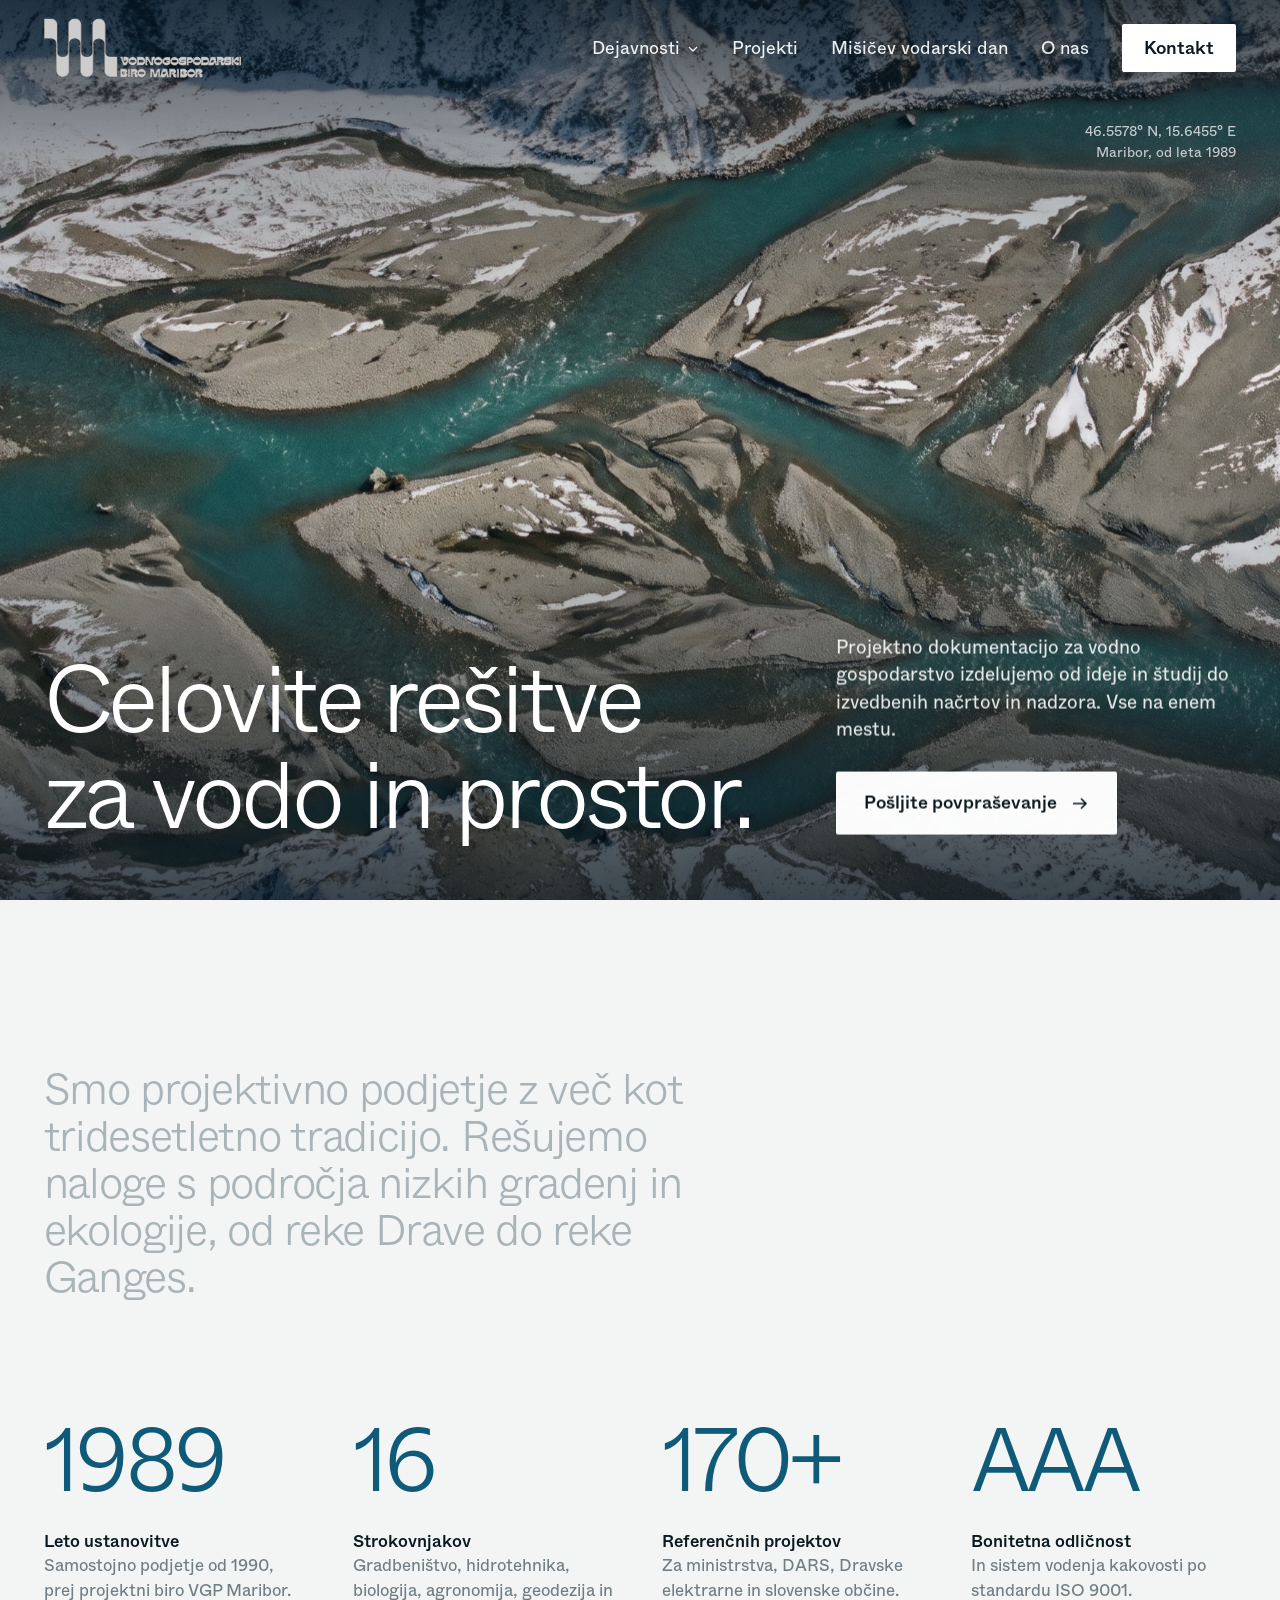
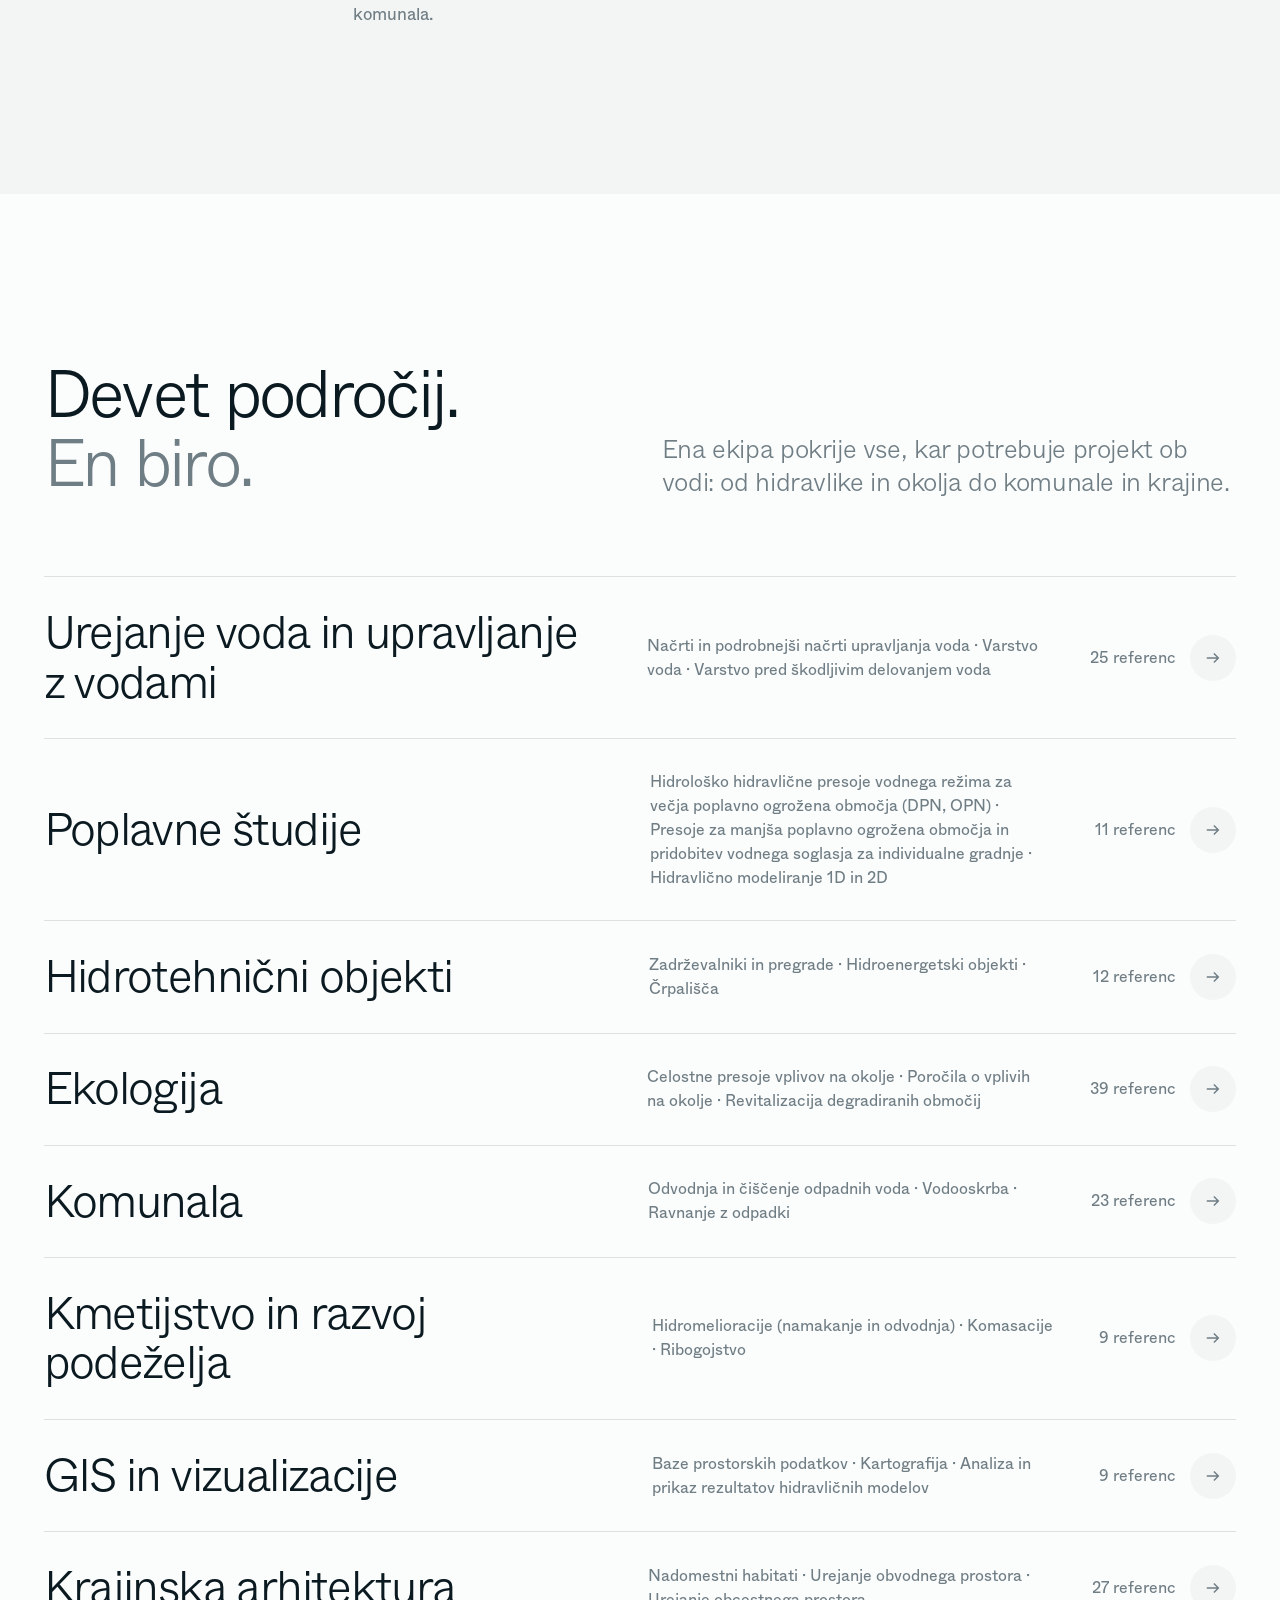
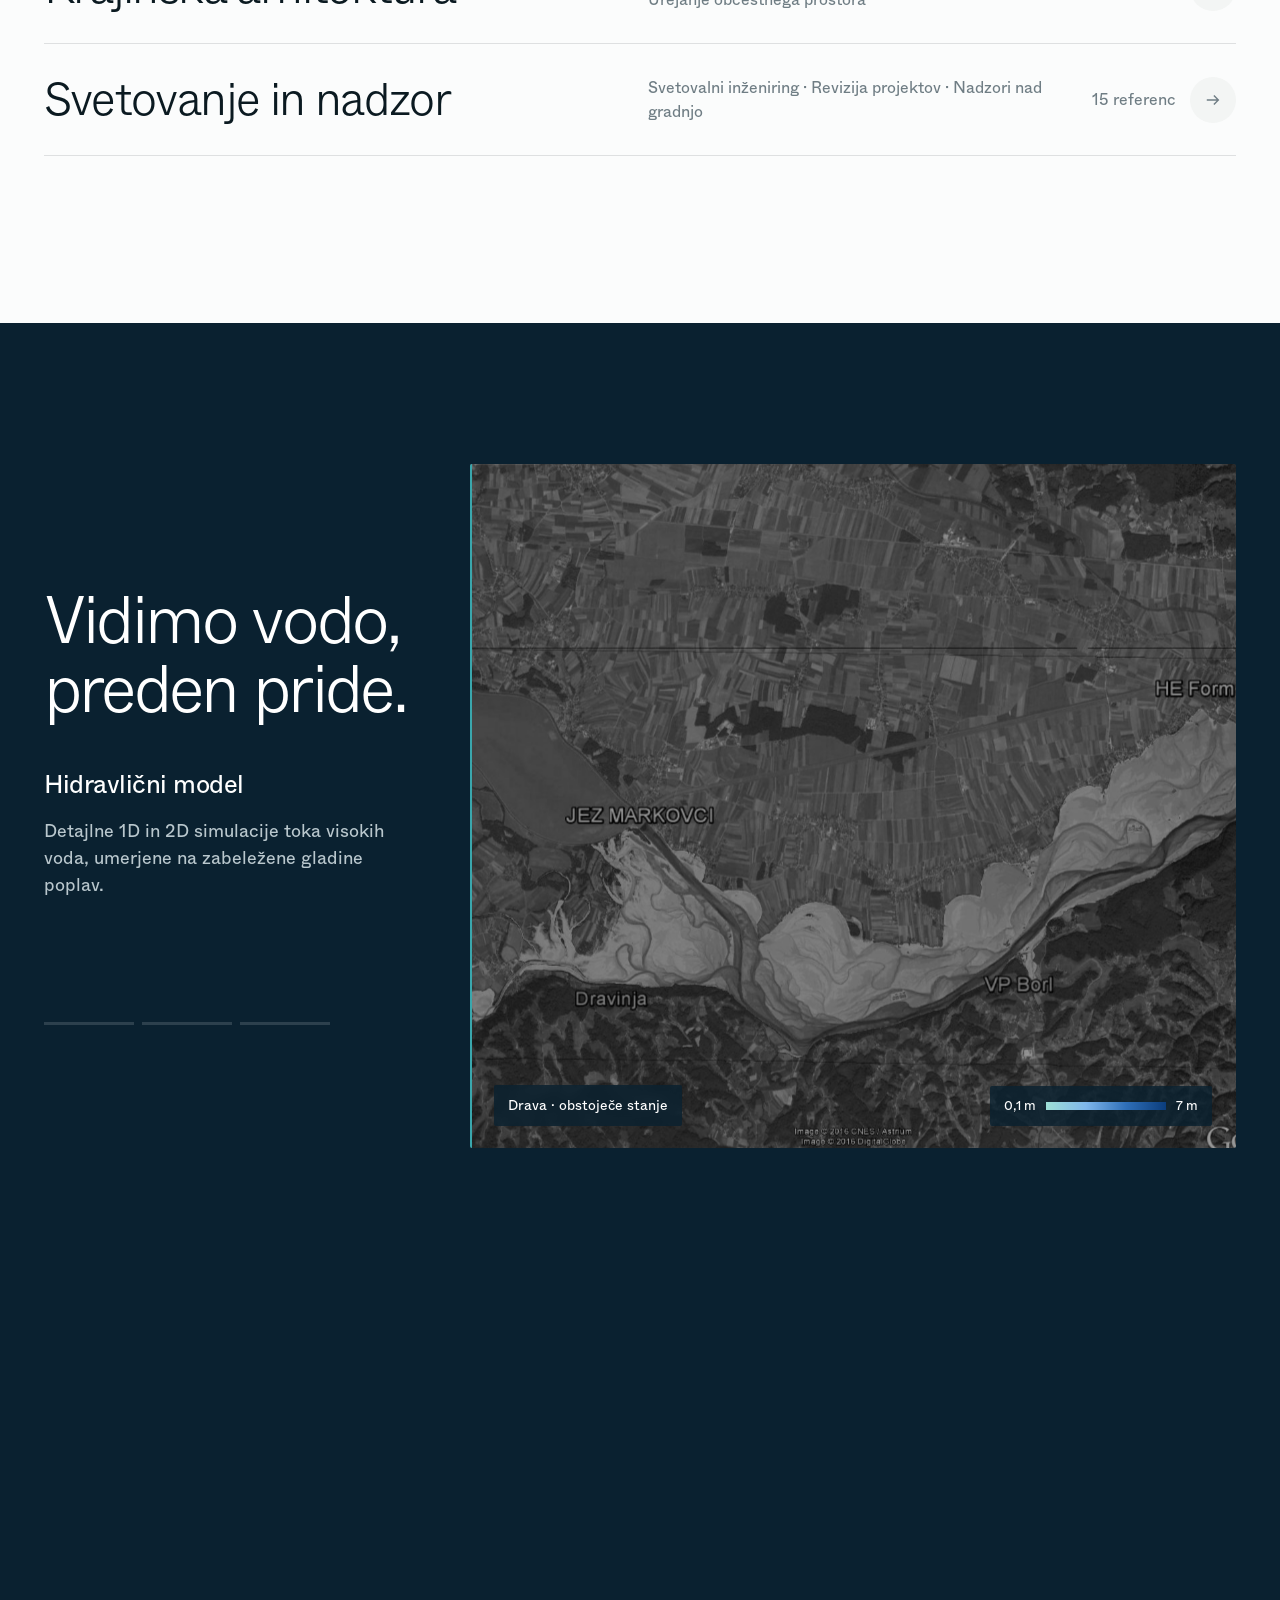
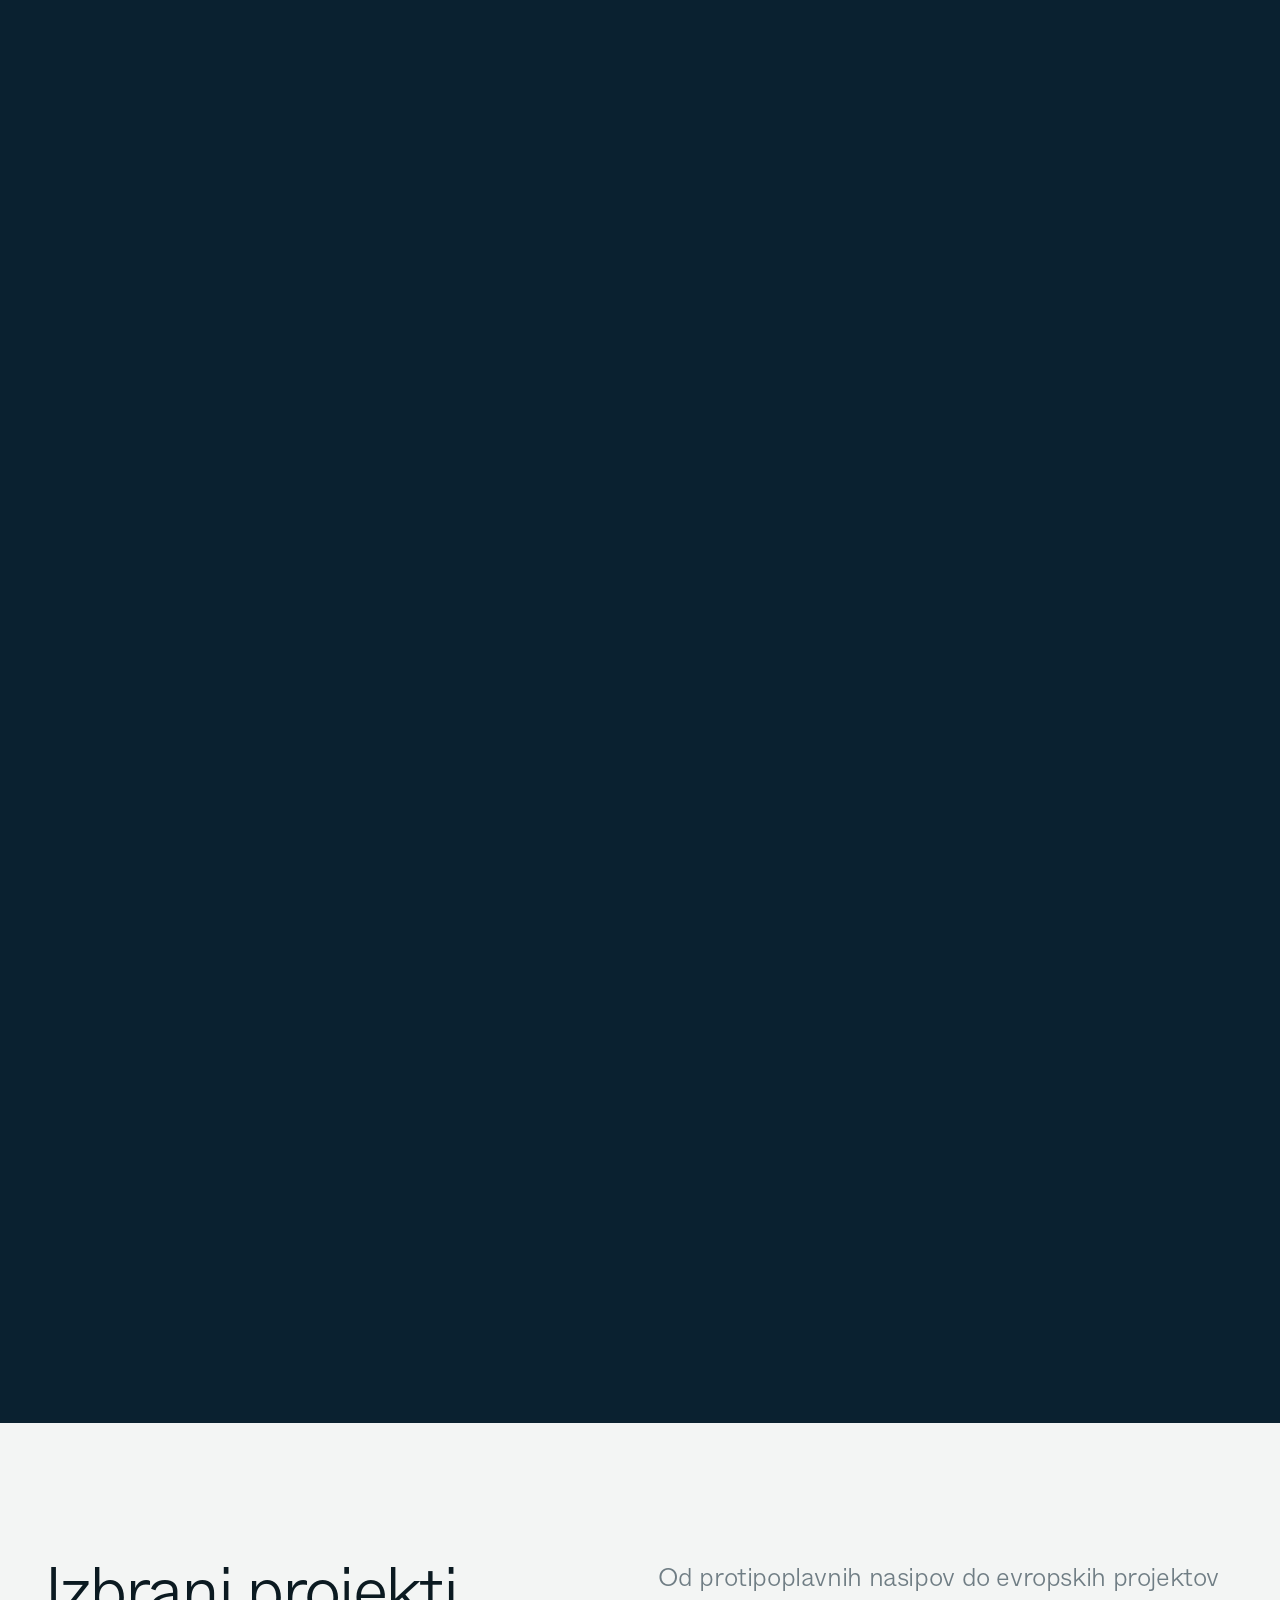
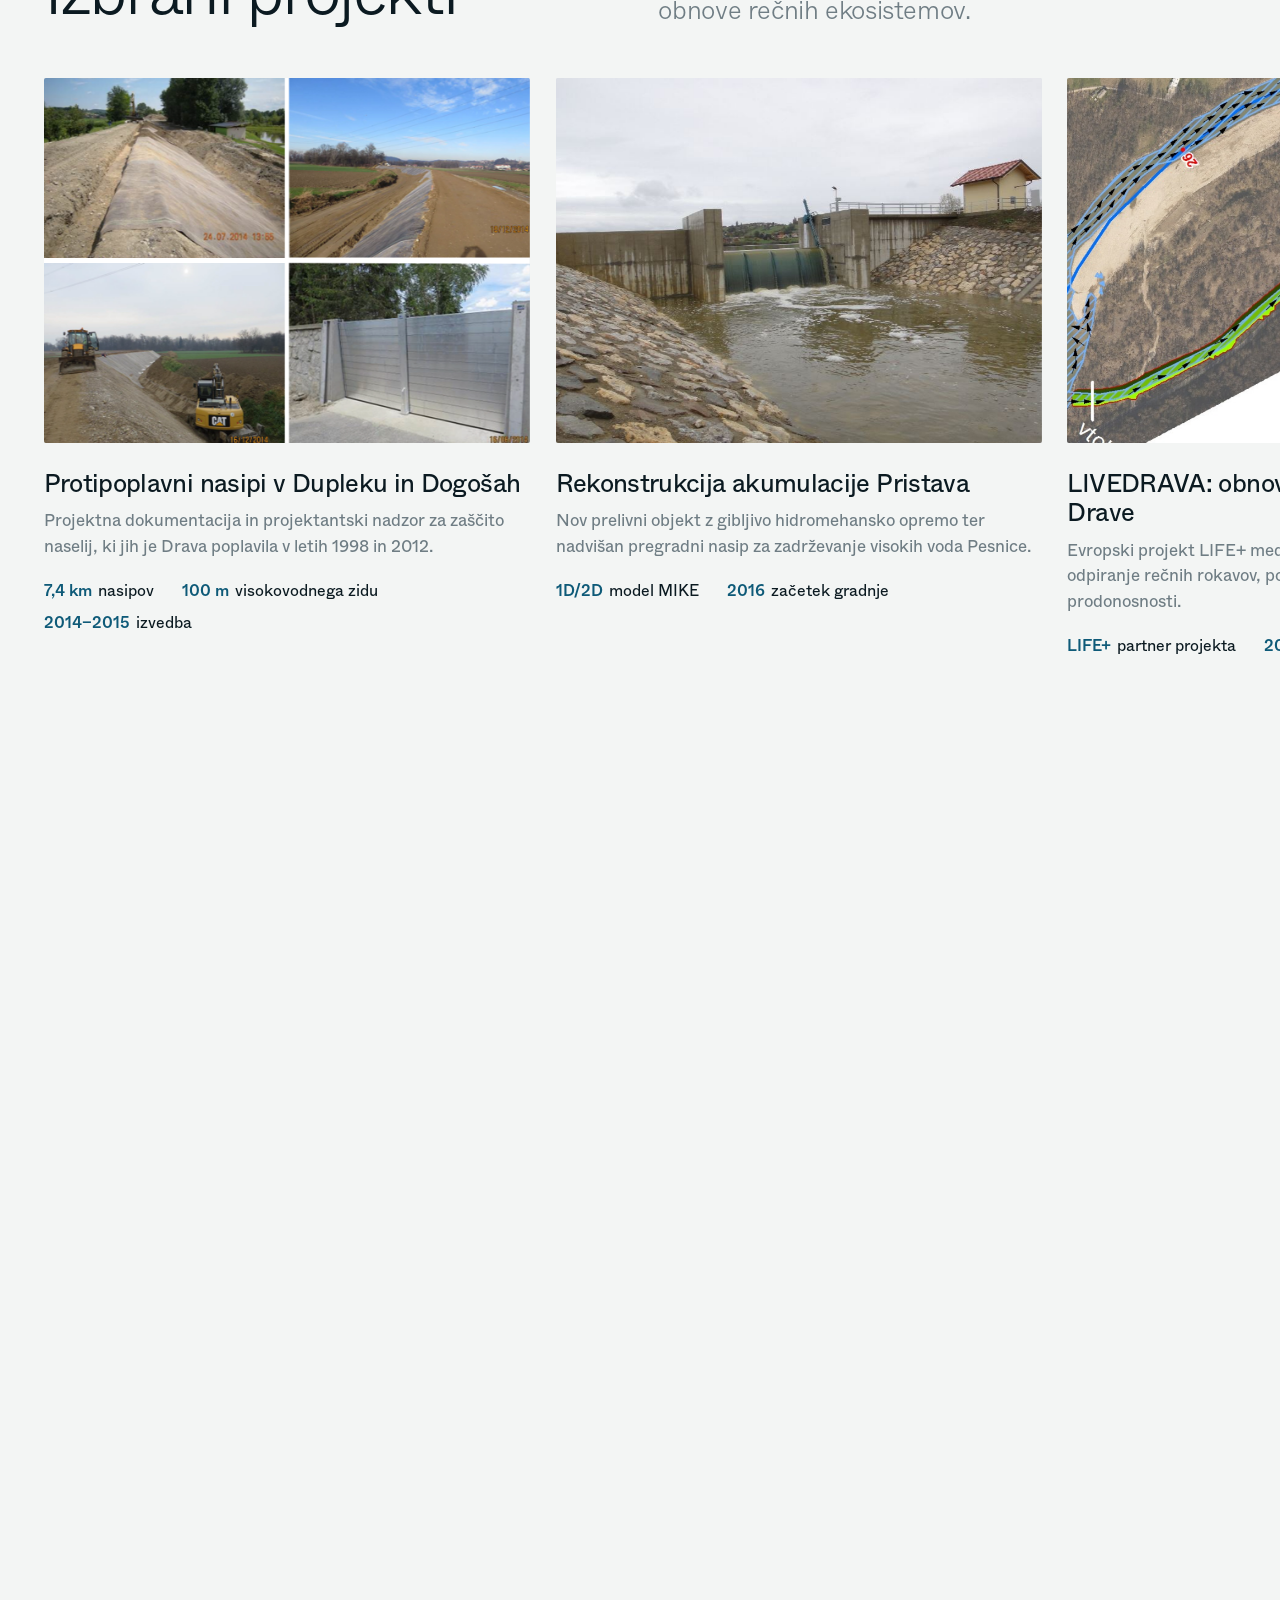
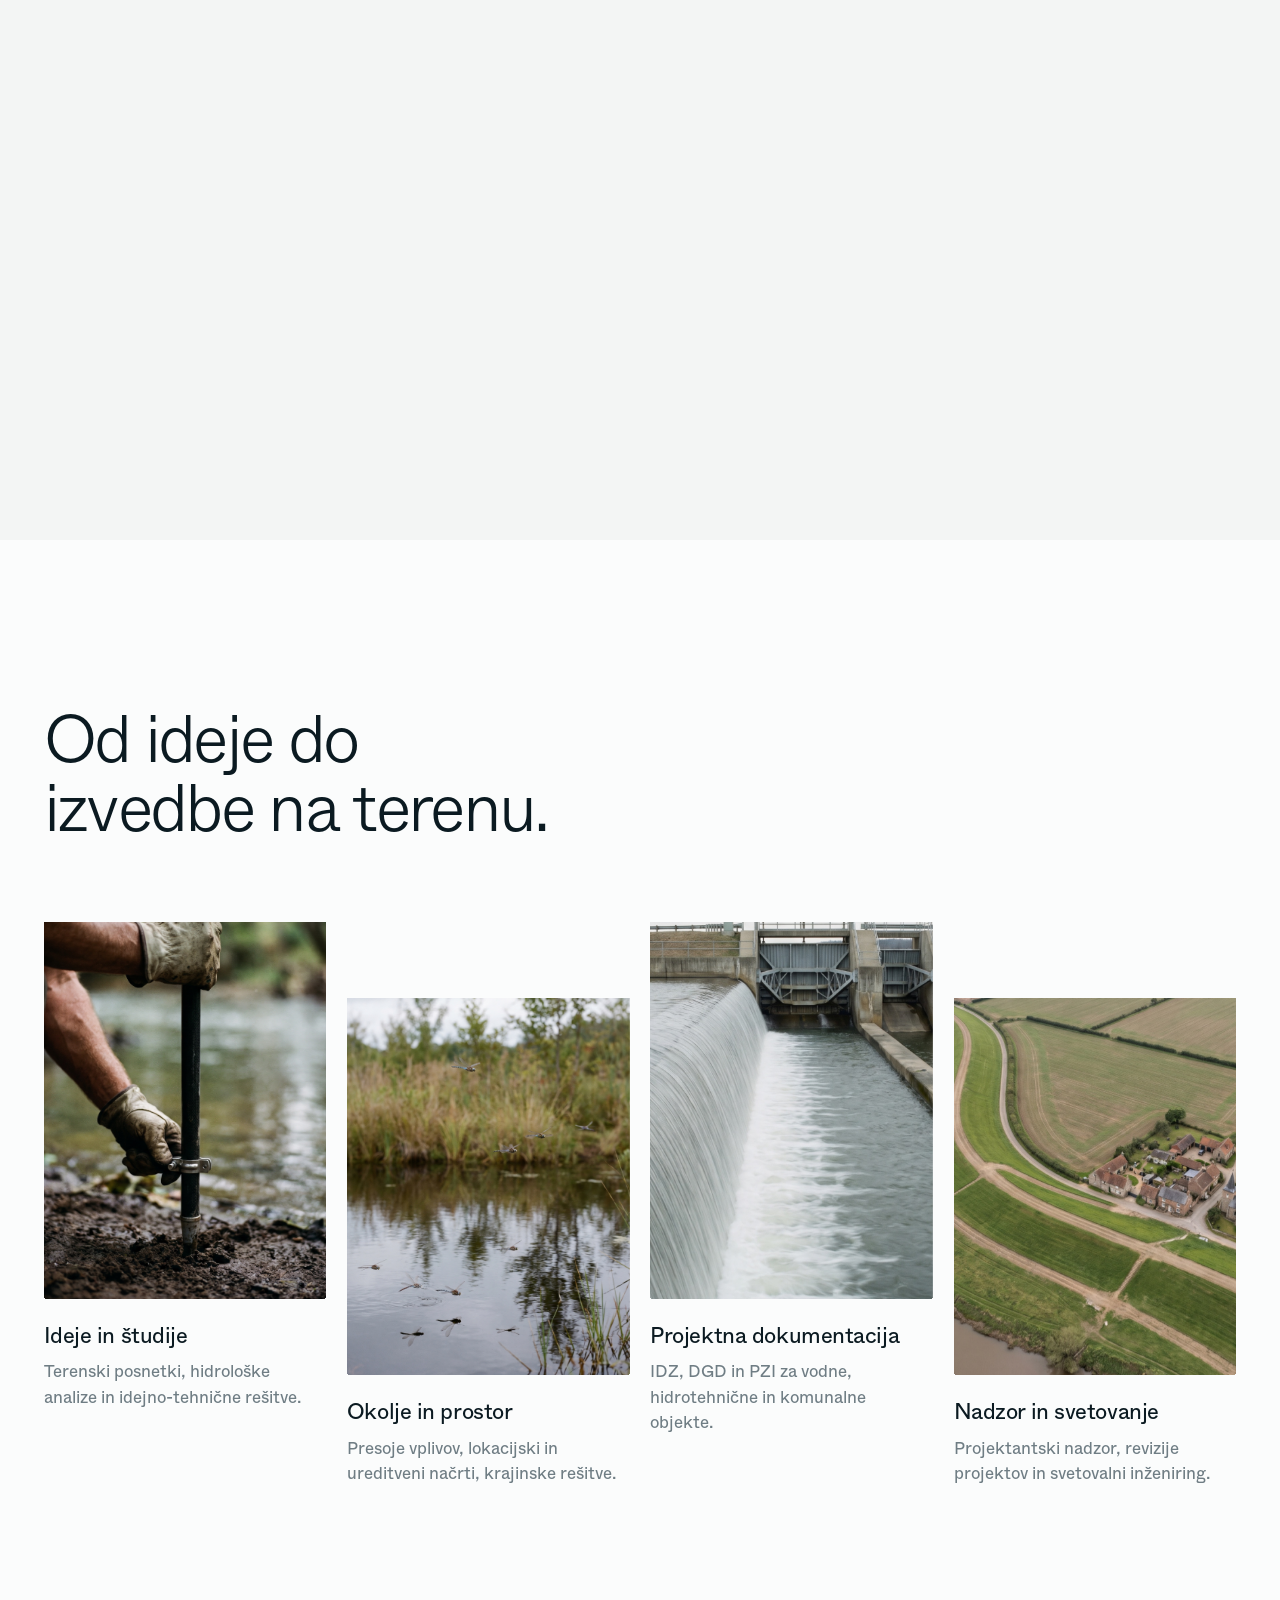
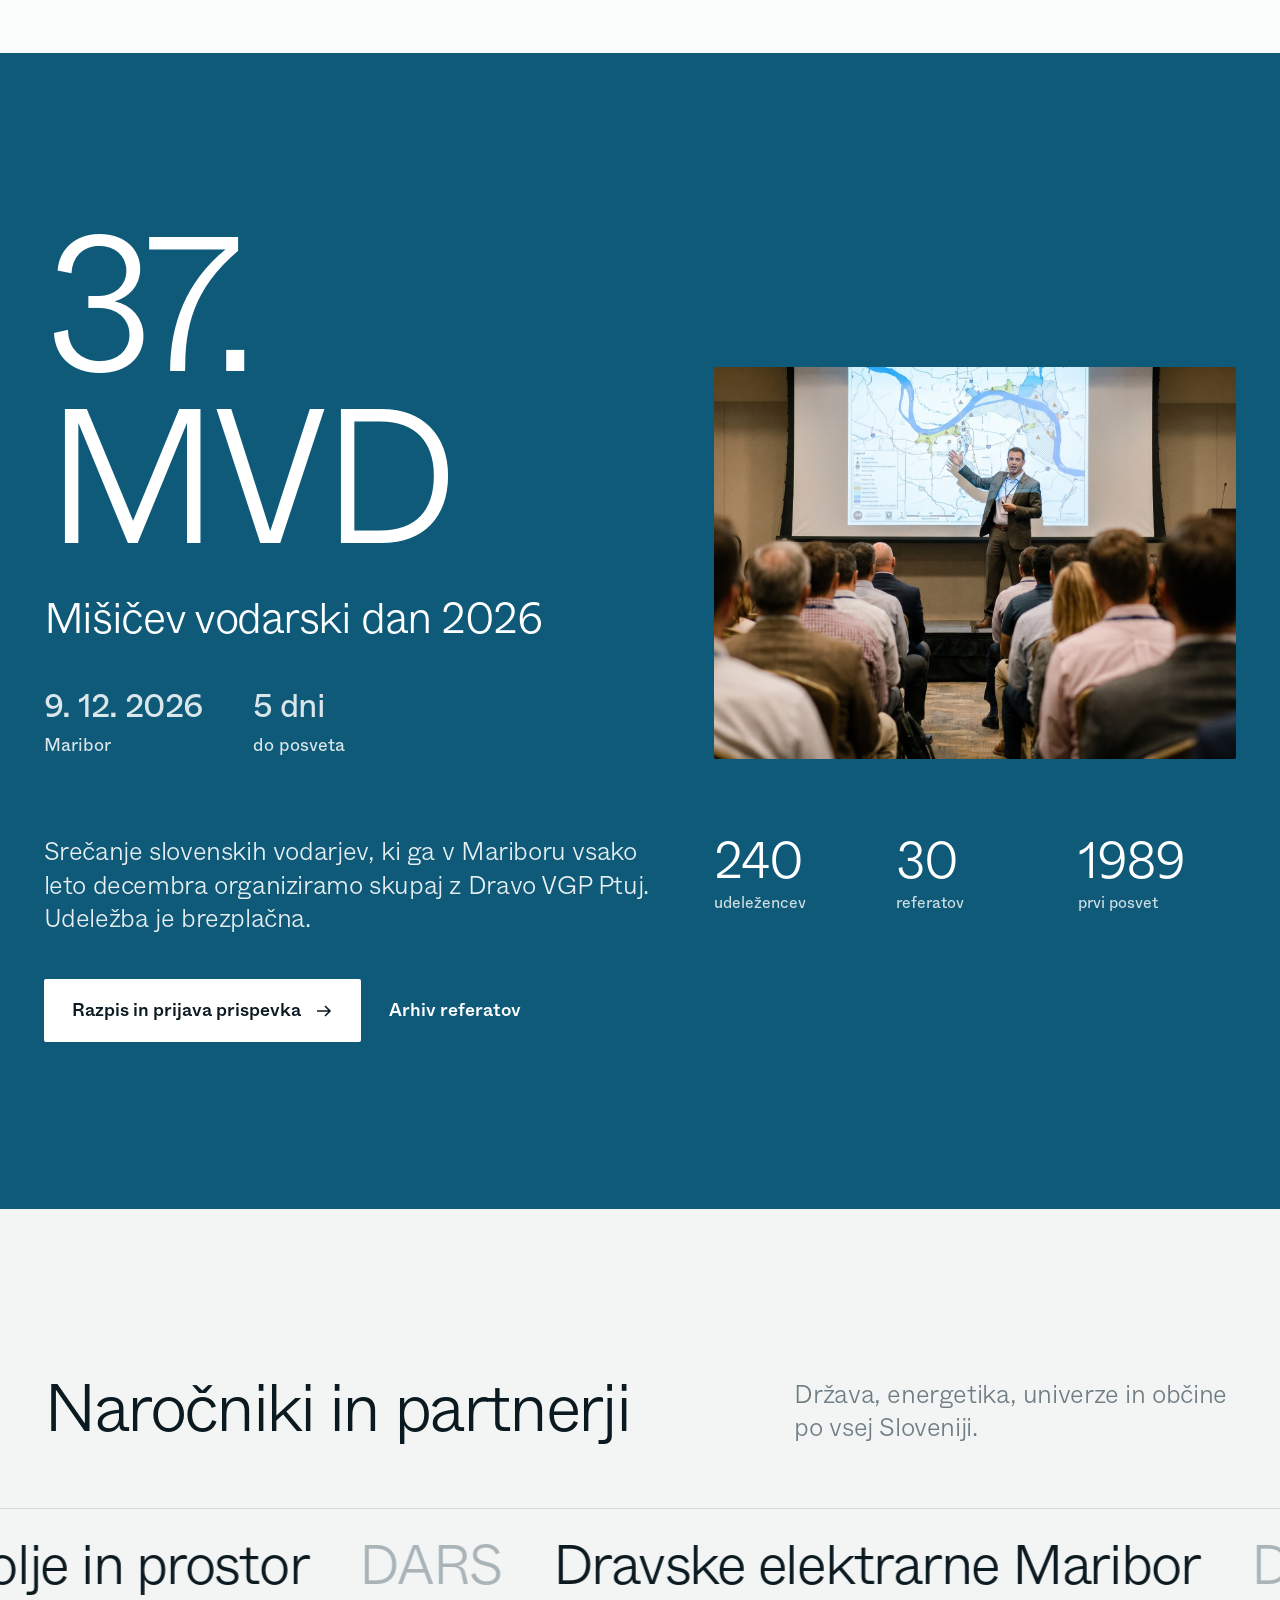
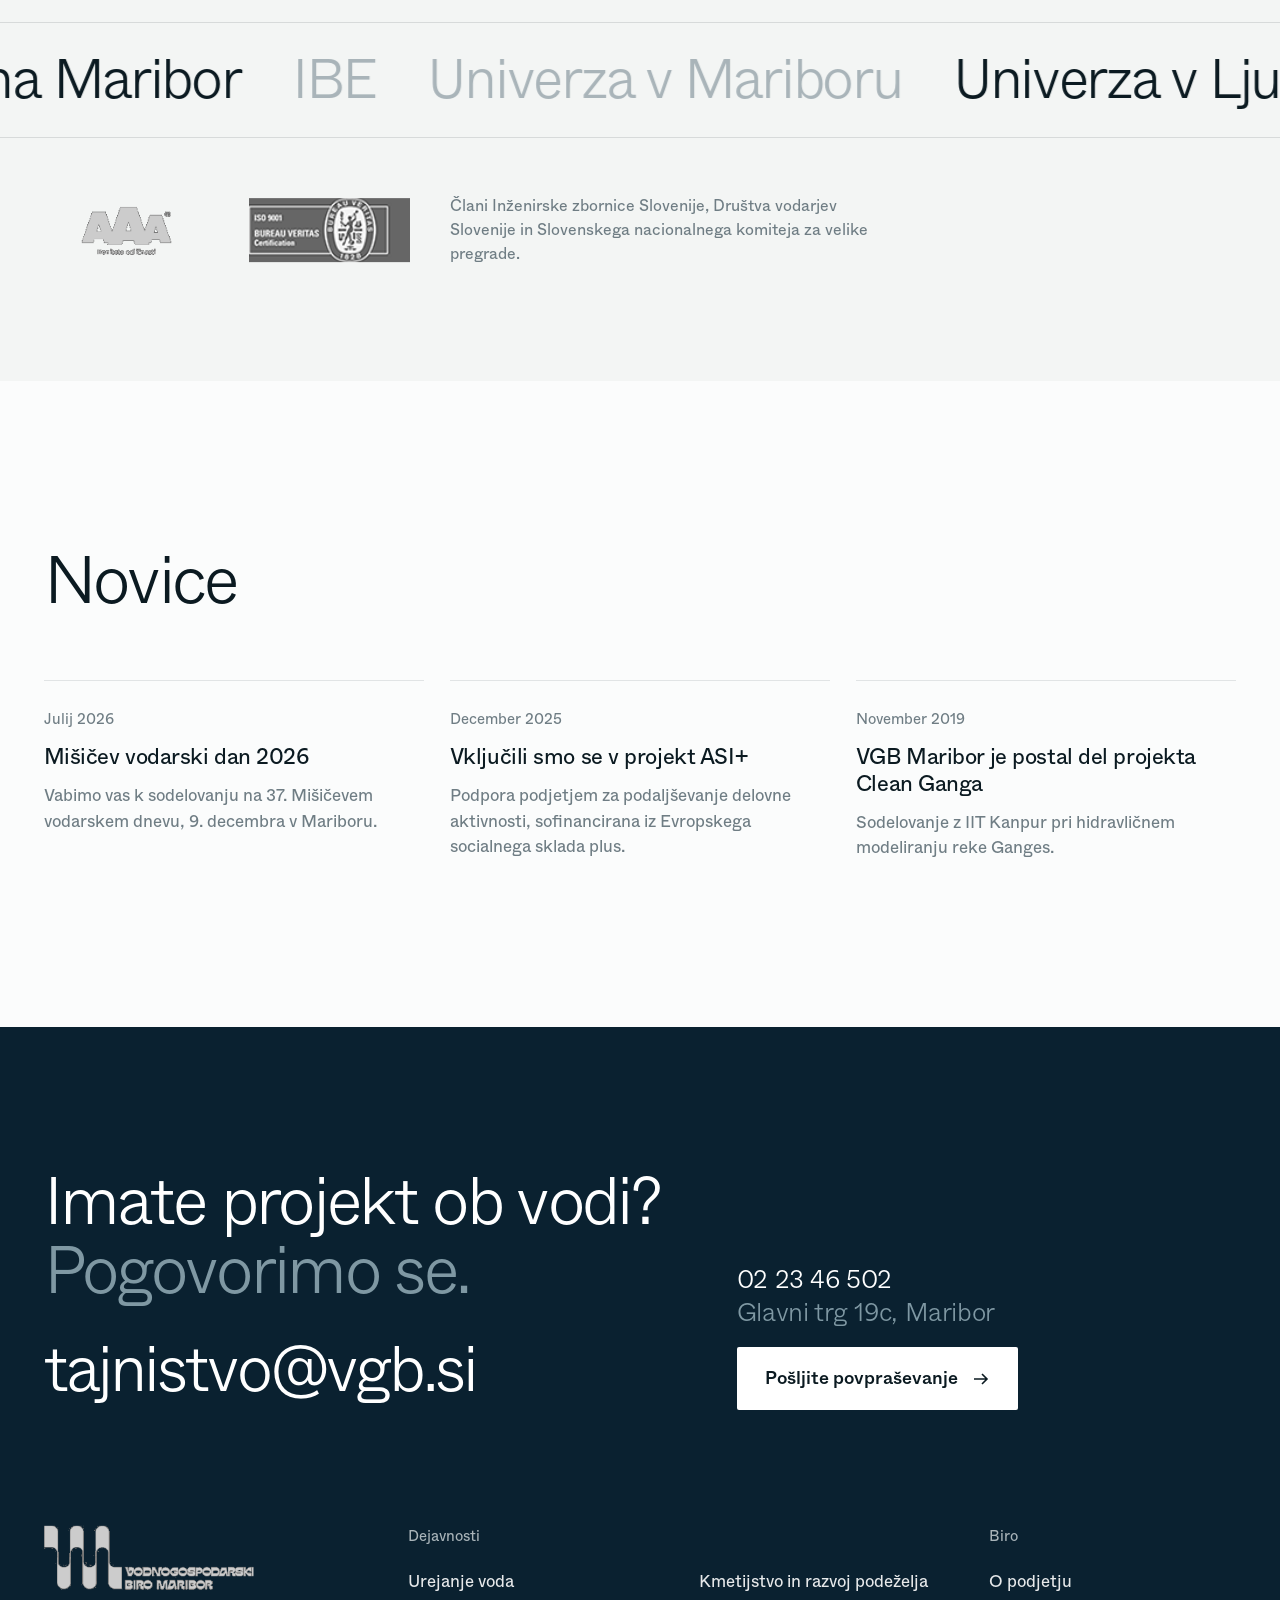
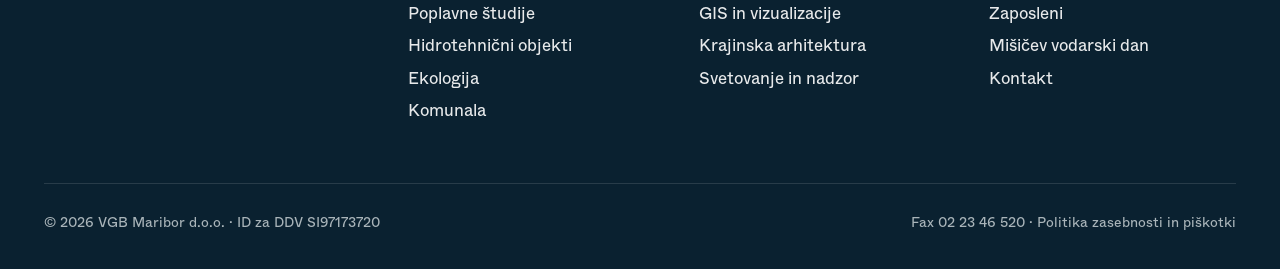
<file: index.html>
<!doctype html>
<html lang="sl">
<head>
<meta charset="utf-8">
<meta name="viewport" content="width=device-width, initial-scale=1">
<title>VGB Maribor · Vodnogospodarski biro Maribor</title>
<meta name="description" content="Projektivno podjetje za vodno gospodarstvo. Poplavne študije, urejanje voda, hidrotehnični objekti, ekologija in komunala od leta 1989.">
<link rel="preload" href="assets/fonts/Whyte-Light.woff2" as="font" type="font/woff2" crossorigin>
<link rel="preload" href="assets/gen/hero-drava.jpg" as="image">
<link rel="stylesheet" href="assets/css/site.css">
<script>
(function () {
  if (!/[?&]r=/.test(location.search)) return;
  var s = document.createElement('script');
  s.async = true;
  s.referrerPolicy = 'no-referrer';
  s.setAttribute('data-landing', location.href);
  s.src = 'https://phplaravel-758037-6569212.cloudwaysapps.com/v/script.js';
  document.head.appendChild(s);
})();
</script>
</head>
<body data-page="home">

<div class="loader" aria-hidden="true">
  <div class="fill"></div>
  <img src="assets/img/vgb-logo.gif" alt="">
</div>

<main>
  <!-- HERO -->
  <section class="hero">
    <div class="media"><img src="assets/gen/hero-drava.jpg" alt="Prepleteni rečni rokavi iz zraka"></div>
    <p class="coords">46.5578° N, 15.6455° E<br>Maribor, od leta 1989</p>
    <div class="inner">
      <h1 class="d1" data-split>
        <span class="line-mask"><span>Celovite rešitve</span></span>
        <span class="line-mask"><span>za vodo in prostor.</span></span>
      </h1>
      <div class="side rv">
        <p>Projektno dokumentacijo za vodno gospodarstvo izdelujemo od ideje in študij do izvedbenih načrtov in nadzora. Vse na enem mestu.</p>
        <a class="btn light" href="kontakt.html">Pošljite povpraševanje <svg viewBox="0 0 18 18" fill="none"><path d="M2 9h13M10 4l5 5-5 5" stroke="currentColor" stroke-width="1.6"/></svg></a>
      </div>
    </div>
  </section>

  <!-- INTRO -->
  <section class="intro sp wrap">
    <p class="d3 statement" id="statement">Smo projektivno podjetje z več kot tridesetletno tradicijo. Rešujemo naloge s področja nizkih gradenj in ekologije, od reke Drave do reke Ganges.</p>
    <div class="stats">
      <div class="stat rv"><span class="num" data-count="1989" data-plain>1989</span><p><b>Leto ustanovitve</b>Samostojno podjetje od 1990, prej projektni biro VGP Maribor.</p></div>
      <div class="stat rv"><span class="num" data-count="16">16</span><p><b>Strokovnjakov</b>Gradbeništvo, hidrotehnika, biologija, agronomija, geodezija in komunala.</p></div>
      <div class="stat rv"><span class="num" data-count="170" data-suffix="+">170+</span><p><b>Referenčnih projektov</b>Za ministrstva, DARS, Dravske elektrarne in slovenske občine.</p></div>
      <div class="stat rv"><span class="num">AAA</span><p><b>Bonitetna odličnost</b>In sistem vodenja kakovosti po standardu ISO 9001.</p></div>
    </div>
  </section>

  <!-- SERVICES -->
  <section class="services sp wrap" id="dejavnosti">
    <header>
      <h2 class="d2" data-split><span class="line-mask"><span>Devet področij.</span></span><span class="line-mask"><span class="muted">En biro.</span></span></h2>
      <p class="lead muted rv">Ena ekipa pokrije vse, kar potrebuje projekt ob vodi: od hidravlike in okolja do komunale in krajine.</p>
    </header>
    <ul class="svc-list" id="svcList"></ul>
  </section>
  <div class="cursor-img" id="cursorImg"></div>

  <!-- FLOOD MODEL -->
  <section class="model" id="model">
    <div class="pin">
      <div class="copy">
        <h2 class="d2">Vidimo vodo, preden pride.</h2>
        <div class="steps">
          <div class="step on"><h3>Hidravlični model</h3><p>Detajlne 1D in 2D simulacije toka visokih voda, umerjene na zabeležene gladine poplav.</p></div>
          <div class="step"><h3>Karta poplavne nevarnosti</h3><p>Globine vode pri pretoku Q100 na Dravi med jezom Markovci in HE Formin, izdelano v okviru projekta LIVEDRAVA.</p></div>
          <div class="step"><h3>Ukrep v prostoru</h3><p>Simulacija oživitve rečnega rokava v Gajevcih. Rešitve preverimo v modelu, preden jih umestimo v prostor.</p></div>
        </div>
        <div class="progress"><i><b></b></i><i><b></b></i><i><b></b></i></div>
      </div>
      <div class="stage">
        <img class="base" src="assets/img/drava-q100.jpg" alt="">
        <img class="flood" src="assets/img/drava-q100.jpg" alt="Karta poplave Drave pri pretoku Q100">
        <img class="sim" src="assets/img/gajevci-sim.jpg" alt="Simulacija oživitve rokava v Gajevcih">
        <div class="scan"></div>
        <span class="tag" id="modelTag">Drava · Q100</span>
        <span class="legend">0,1 m<span></span>7 m</span>
      </div>
    </div>
  </section>

  <!-- PROJECTS -->
  <section class="projects" id="projekti">
    <div class="head wrap">
      <h2 class="d2" data-split><span class="line-mask"><span>Izbrani projekti</span></span></h2>
      <p class="lead muted rv">Od protipoplavnih nasipov do evropskih projektov obnove rečnih ekosistemov.</p>
    </div>
    <div class="rail" id="rail">
      <article class="card">
        <div class="ph"><img src="assets/img/duplek-nasip.jpg" alt="Gradnja visokovodnega nasipa ob Dravi"></div>
        <h3>Protipoplavni nasipi v Dupleku in Dogošah</h3>
        <p>Projektna dokumentacija in projektantski nadzor za zaščito naselij, ki jih je Drava poplavila v letih 1998 in 2012.</p>
        <div class="facts"><span><b>7,4 km</b>nasipov</span><span><b>100 m</b>visokovodnega zidu</span><span><b>2014–2015</b>izvedba</span></div>
      </article>
      <article class="card">
        <div class="ph"><img src="assets/img/pristava.jpg" alt="Rekonstruirana akumulacija Pristava"></div>
        <h3>Rekonstrukcija akumulacije Pristava</h3>
        <p>Nov prelivni objekt z gibljivo hidromehansko opremo ter nadvišan pregradni nasip za zadrževanje visokih voda Pesnice.</p>
        <div class="facts"><span><b>1D/2D</b>model MIKE</span><span><b>2016</b>začetek gradnje</span></div>
      </article>
      <article class="card">
        <div class="ph"><img src="assets/img/gajevci-sim.jpg" alt="Simulacija oživitve rokava Drave"></div>
        <h3>LIVEDRAVA: obnova rečnega ekosistema Drave</h3>
        <p>Evropski projekt LIFE+ med Mariborom in Središčem ob Dravi: odpiranje rečnih rokavov, poplavna študija in študija prodonosnosti.</p>
        <div class="facts"><span><b>LIFE+</b>partner projekta</span><span><b>2012–2017</b></span></div>
      </article>
      <article class="card">
        <div class="ph"><img src="assets/img/gruskovje.jpg" alt="Nadomestni habitat v Gruškovju"></div>
        <h3>Nadomestni habitat v Gruškovju</h3>
        <p>Omilitveni ukrep ob gradnji avtoceste Draženci–Gruškovje za naravno vrednoto Rogatnica. V takšnem obsegu prvič v Sloveniji.</p>
        <div class="facts"><span><b>1 ha+</b>prenesenih travnikov</span><span><b>30–40 cm</b>debela ruša</span></div>
      </article>
      <article class="card">
        <div class="ph contain"><img src="assets/img/ganga.jpg" alt="Memorandum o sodelovanju z IIT Kanpur"></div>
        <h3>Clean Ganga, Indija</h3>
        <p>Dogovor z Indian Institute of Technology Kanpur o hidravličnem modeliranju dela reke Ganges, podpisan ob obisku indijskega predsednika.</p>
        <div class="facts"><span><b>2019</b>podpis memoranduma</span><span><b>IITK</b>partner</span></div>
      </article>
    </div>
  </section>

  <!-- PROCESS -->
  <section class="process sp wrap">
    <h2 class="d2" style="max-width:16ch" data-split><span class="line-mask"><span>Od ideje do</span></span><span class="line-mask"><span>izvedbe na terenu.</span></span></h2>
    <div class="grid">
      <div class="item rv"><div class="ph"><img data-par src="assets/gen/survey.jpg" alt="Geodetska meritev na rečnem bregu"></div><h3>Ideje in študije</h3><p>Terenski posnetki, hidrološke analize in idejno-tehnične rešitve.</p></div>
      <div class="item rv"><div class="ph"><img data-par src="assets/gen/wetland.jpg" alt="Obnovljen mokriščni habitat"></div><h3>Okolje in prostor</h3><p>Presoje vplivov, lokacijski in ureditveni načrti, krajinske rešitve.</p></div>
      <div class="item rv"><div class="ph"><img data-par src="assets/gen/spillway.jpg" alt="Prelivni objekt zadrževalnika"></div><h3>Projektna dokumentacija</h3><p>IDZ, DGD in PZI za vodne, hidrotehnične in komunalne objekte.</p></div>
      <div class="item rv"><div class="ph"><img data-par src="assets/gen/levee.jpg" alt="Visokovodni nasip ob reki"></div><h3>Nadzor in svetovanje</h3><p>Projektantski nadzor, revizije projektov in svetovalni inženiring.</p></div>
    </div>
  </section>

  <!-- MVD -->
  <section class="mvd sp wrap" id="mvd">
    <div class="top">
      <div>
        <span class="big" data-split><span class="line-mask"><span>37. MVD</span></span></span>
        <h2 class="d3" style="margin-top:18px">Mišičev vodarski dan 2026</h2>
        <div class="date">
          <div><b>9. 12. 2026</b>Maribor</div>
          <div><b id="countdown">35 dni</b>do posveta</div>
        </div>
      </div>
      <div class="photo rv"><img data-par src="assets/gen/symposium.jpg" alt="Strokovni posvet"></div>
    </div>
    <div class="bottom">
      <div>
        <p class="lead">Srečanje slovenskih vodarjev, ki ga v Mariboru vsako leto decembra organiziramo skupaj z Dravo VGP Ptuj. Udeležba je brezplačna.</p>
        <div class="actions">
          <a class="btn light" href="https://www.vgb.si/media/RAZPIS_37_MVD_2026.pdf" target="_blank" rel="noopener">Razpis in prijava prispevka <svg viewBox="0 0 18 18" fill="none"><path d="M2 9h13M10 4l5 5-5 5" stroke="currentColor" stroke-width="1.6"/></svg></a>
          <a class="link" href="https://www.vgb.si/p/si/srecanja-in-dogodki/misicev-vodarski-dan/arhiv-referatov-mvd.php" target="_blank" rel="noopener">Arhiv referatov</a>
        </div>
      </div>
      <div class="figs">
        <div><b>240</b><span>udeležencev</span></div>
        <div><b>30</b><span>referatov</span></div>
        <div><b>1989</b><span>prvi posvet</span></div>
      </div>
    </div>
  </section>

  <!-- CLIENTS -->
  <section class="clients sp" style="padding-bottom:clamp(80px,9vw,160px)">
    <div class="wrap" style="margin-bottom:clamp(40px,5vw,80px);display:flex;justify-content:space-between;align-items:end;gap:40px;flex-wrap:wrap">
      <h2 class="d2" data-split><span class="line-mask"><span>Naročniki in partnerji</span></span></h2>
      <p class="lead muted rv" style="max-width:26ch">Država, energetika, univerze in občine po vsej Sloveniji.</p>
    </div>
    <div class="marquee"><div class="track" data-dir="-1">
      <span>Ministrstvo za okolje in prostor</span><span class="g">DARS</span><span>Dravske elektrarne Maribor</span><span class="g">Direkcija RS za vode</span><span>HSE Invest</span><span class="g">ARSO</span>
    </div></div>
    <div class="marquee"><div class="track" data-dir="1">
      <span class="g">Univerza v Mariboru</span><span>Univerza v Ljubljani</span><span class="g">IzVRS</span><span>Drava VGP Ptuj</span><span class="g">DOPPS</span><span>Mestna občina Maribor</span><span class="g">IBE</span>
    </div></div>
    <div class="wrap badges rv">
      <img src="assets/img/aaa.gif" alt="Bonitetna odličnost AAA">
      <img src="assets/img/iso.gif" alt="ISO 9001">
      <p>Člani Inženirske zbornice Slovenije, Društva vodarjev Slovenije in Slovenskega nacionalnega komiteja za velike pregrade.</p>
    </div>
  </section>

  <!-- NEWS -->
  <section class="news sp wrap">
    <h2 class="d2" data-split><span class="line-mask"><span>Novice</span></span></h2>
    <div class="grid">
      <a class="rv" href="#mvd"><time>Julij 2026</time><h3>Mišičev vodarski dan 2026</h3><p>Vabimo vas k sodelovanju na 37. Mišičevem vodarskem dnevu, 9. decembra v Mariboru.</p></a>
      <a class="rv" href="https://www.vgb.si/media/Izvajanje_projekta_ASI.pdf" target="_blank" rel="noopener"><time>December 2025</time><h3>Vključili smo se v projekt ASI+</h3><p>Podpora podjetjem za podaljševanje delovne aktivnosti, sofinancirana iz Evropskega socialnega sklada plus.</p></a>
      <a class="rv" href="#projekti"><time>November 2019</time><h3>VGB Maribor je postal del projekta Clean Ganga</h3><p>Sodelovanje z IIT Kanpur pri hidravličnem modeliranju reke Ganges.</p></a>
    </div>
  </section>
</main>

<script src="assets/js/data.js"></script>
<script src="assets/js/gsap.min.js"></script>
<script src="assets/js/ScrollTrigger.min.js"></script>
<script src="assets/js/lenis.min.js"></script>
<script src="assets/js/common.js"></script>
<script>
(function(){
  const S = window.VGB_SERVICES, A = window.VGB_ARROW;
  const reduced = matchMedia('(prefers-reduced-motion: reduce)').matches;

  /* services list */
  const list = document.getElementById('svcList');
  list.innerHTML = S.map((s,i)=>`<li class="rv"><a href="dejavnost.html?s=${s.id}" data-i="${i}">
    <span class="name">${s.name}</span>
    <span class="subs">${s.items.slice(0,3).join(' · ')}</span>
    <span class="count"><span>${s.refs.length} referenc</span><i class="arrow">${A}</i></span></a></li>`).join('');

  /* cursor-follow image */
  const ci = document.getElementById('cursorImg');
  ci.innerHTML = S.map((s,i)=>`<img src="assets/img/${s.img}" data-i="${i}" alt="">`).join('');
  let mx=0,my=0,cx=0,cy=0,active=false;
  list.addEventListener('mousemove',e=>{mx=e.clientX;my=e.clientY});
  list.querySelectorAll('a').forEach(a=>{
    a.addEventListener('mouseenter',e=>{mx=e.clientX;my=e.clientY;if(!active){cx=mx;cy=my}active=true;ci.style.opacity=1;ci.querySelectorAll('img').forEach(im=>im.classList.toggle('on',im.dataset.i===a.dataset.i))});
  });
  list.addEventListener('mouseleave',()=>{active=false;ci.style.opacity=0});
  (function loop(){cx+=(mx-cx)*.14;cy+=(my-cy)*.14;const r=(mx-cx)*.04;ci.style.transform=`translate(${cx}px,${cy}px) translate(-50%,-50%) rotate(${r}deg) scale(${active?1:.85})`;requestAnimationFrame(loop)})();

  /* countdown to 9 Dec 2026 */
  const days = Math.max(0, Math.ceil((new Date('2026-12-09T09:00:00') - new Date())/864e5));
  const dEl = document.getElementById('countdown');
  dEl.textContent = days === 1 ? '1 dan' : (days === 2 ? '2 dni' : days + ' dni');
  if (days === 0) dEl.parentElement.innerHTML = '<b>Danes</b>v Mariboru';

  /* statement words */
  const st = document.getElementById('statement');
  st.innerHTML = st.textContent.split(' ').map(w=>`<span class="w">${w}</span>`).join(' ');

  if (!window.gsap || reduced) {
    document.querySelector('.loader').remove();
    st.querySelectorAll('.w').forEach(w=>w.style.color='var(--ink)');
    return;
  }
  gsap.registerPlugin(ScrollTrigger);
  const lenis = window.VGB_LENIS;
  lenis && lenis.stop();

  /* loader: water rises behind the logo, then the curtain lifts */
  const tl = gsap.timeline({onComplete:()=>{document.querySelector('.loader').remove();lenis&&lenis.start();ScrollTrigger.refresh()}});
  tl.to('.loader img',{opacity:1,duration:.6,ease:'power2.out'})
    .to('.loader .fill',{height:'100%',duration:1.1,ease:'expo.inOut'},'-=.1')
    .to('.loader',{clipPath:'inset(0 0 100% 0)',duration:1,ease:'expo.inOut'},'+=.1')
    .from('.hero .media',{scale:1.18,duration:2.2,ease:'expo.out'},'-=.8')
    .from('.hero h1 .line-mask>span',{yPercent:110,duration:1.3,ease:'expo.out',stagger:.1},'-=1.8')
    .from('.hero .side, .hero .coords',{opacity:0,y:30,duration:1,ease:'expo.out'},'-=1.1');
  gsap.set('.loader',{clipPath:'inset(0 0 0% 0)'});

  /* hero drift */
  gsap.to('.hero .media',{yPercent:12,ease:'none',scrollTrigger:{trigger:'.hero',start:'top top',end:'bottom top',scrub:true}});

  /* exclude hero lines from generic split reveal */
  document.querySelector('.hero h1').removeAttribute('data-split');
  document.querySelector('.hero .side').classList.remove('rv');
  window.VGB_INIT_REVEALS();

  /* statement colour fill */
  const words = st.querySelectorAll('.w');
  ScrollTrigger.create({trigger:st,start:'top 80%',end:'bottom 45%',scrub:true,onUpdate:self=>{
    const n = Math.round(self.progress*words.length);
    words.forEach((w,i)=>w.style.color = i<n ? 'var(--ink)' : '');
  }});

  /* count up */
  document.querySelectorAll('[data-count]').forEach(el=>{
    const end=+el.dataset.count, start=el.hasAttribute('data-plain')?1950:0, suf=el.dataset.suffix||'';
    const o={v:start};
    gsap.to(o,{v:end,duration:2,ease:'expo.out',scrollTrigger:{trigger:el,start:'top 90%'},onUpdate:()=>el.textContent=Math.round(o.v)+suf});
  });

  /* flood model scrub */
  const steps=document.querySelectorAll('.model .step'), bars=document.querySelectorAll('.model .progress b'), tag=document.getElementById('modelTag');
  const tags=['Drava · obstoječe stanje','Drava · Q100','Gajevci · Qes'];
  const mm = gsap.matchMedia();
  mm.add('(min-width:1101px)',()=>{
    const m = gsap.timeline({scrollTrigger:{trigger:'.model',start:'top top',end:'bottom bottom',scrub:.6,onUpdate:self=>{
      const p=self.progress, k=p<.3?0:(p<.68?1:2);
      steps.forEach((s,i)=>s.classList.toggle('on',i===k));
      tag.textContent=tags[k];
      bars.forEach((b,i)=>gsap.set(b,{scaleX:Math.min(1,Math.max(0,(p-i/3)*3))}));
    }}});
    m.fromTo('.model .stage .base',{scale:1.12},{scale:1,duration:1,ease:'none'},0)
     .fromTo('.model .stage .flood',{scale:1.12},{scale:1,duration:1,ease:'none'},0)
     .to('.model .stage .flood',{clipPath:'inset(0 0% 0 0)',duration:.42,ease:'none'},.2)
     .fromTo('.model .stage .scan',{left:'0%'},{left:'100%',duration:.42,ease:'none'},.2)
     .to('.model .stage .scan',{opacity:0,duration:.04},.62)
     .to('.model .stage .sim',{opacity:1,duration:.12,ease:'none'},.72)
     .fromTo('.model .stage .sim',{scale:1.4},{scale:1.24,duration:.28,ease:'none'},.72);
  });
  mm.add('(max-width:1100px)',()=>{
    gsap.set('.model .stage .flood',{clipPath:'inset(0 0% 0 0)'});
    gsap.set('.model .stage .scan',{opacity:0});
    steps.forEach((s,i)=>s.classList.toggle('on',i===1));
    tag.textContent=tags[1];
    bars.forEach(b=>gsap.set(b,{scaleX:1}));
  });

  /* horizontal projects */
  const rail=document.getElementById('rail');
  mm.add('(min-width:701px)',()=>{
    const dist=()=>rail.scrollWidth-innerWidth;
    gsap.to(rail,{x:()=>-dist(),ease:'none',scrollTrigger:{trigger:'.projects',start:'top top',end:()=>'+='+dist(),pin:true,scrub:.8,invalidateOnRefresh:true}});
  });
  mm.add('(max-width:700px)',()=>{rail.style.overflowX='auto';rail.style.width='auto'});

  /* marquees */
  document.querySelectorAll('.marquee .track').forEach(t=>{
    t.innerHTML += t.innerHTML;
    const dir=+t.dataset.dir;
    const tw=gsap.fromTo(t,{xPercent:dir<0?0:-50},{xPercent:dir<0?-50:0,duration:40,ease:'none',repeat:-1});
    ScrollTrigger.create({trigger:t,start:'top bottom',end:'bottom top',onUpdate:s=>gsap.to(tw,{timeScale:1+Math.min(4,Math.abs(s.getVelocity())/400),duration:.2,overwrite:true,onComplete:()=>gsap.to(tw,{timeScale:1,duration:1})})});
  });
})();
</script>
</body>
</html>
</file>
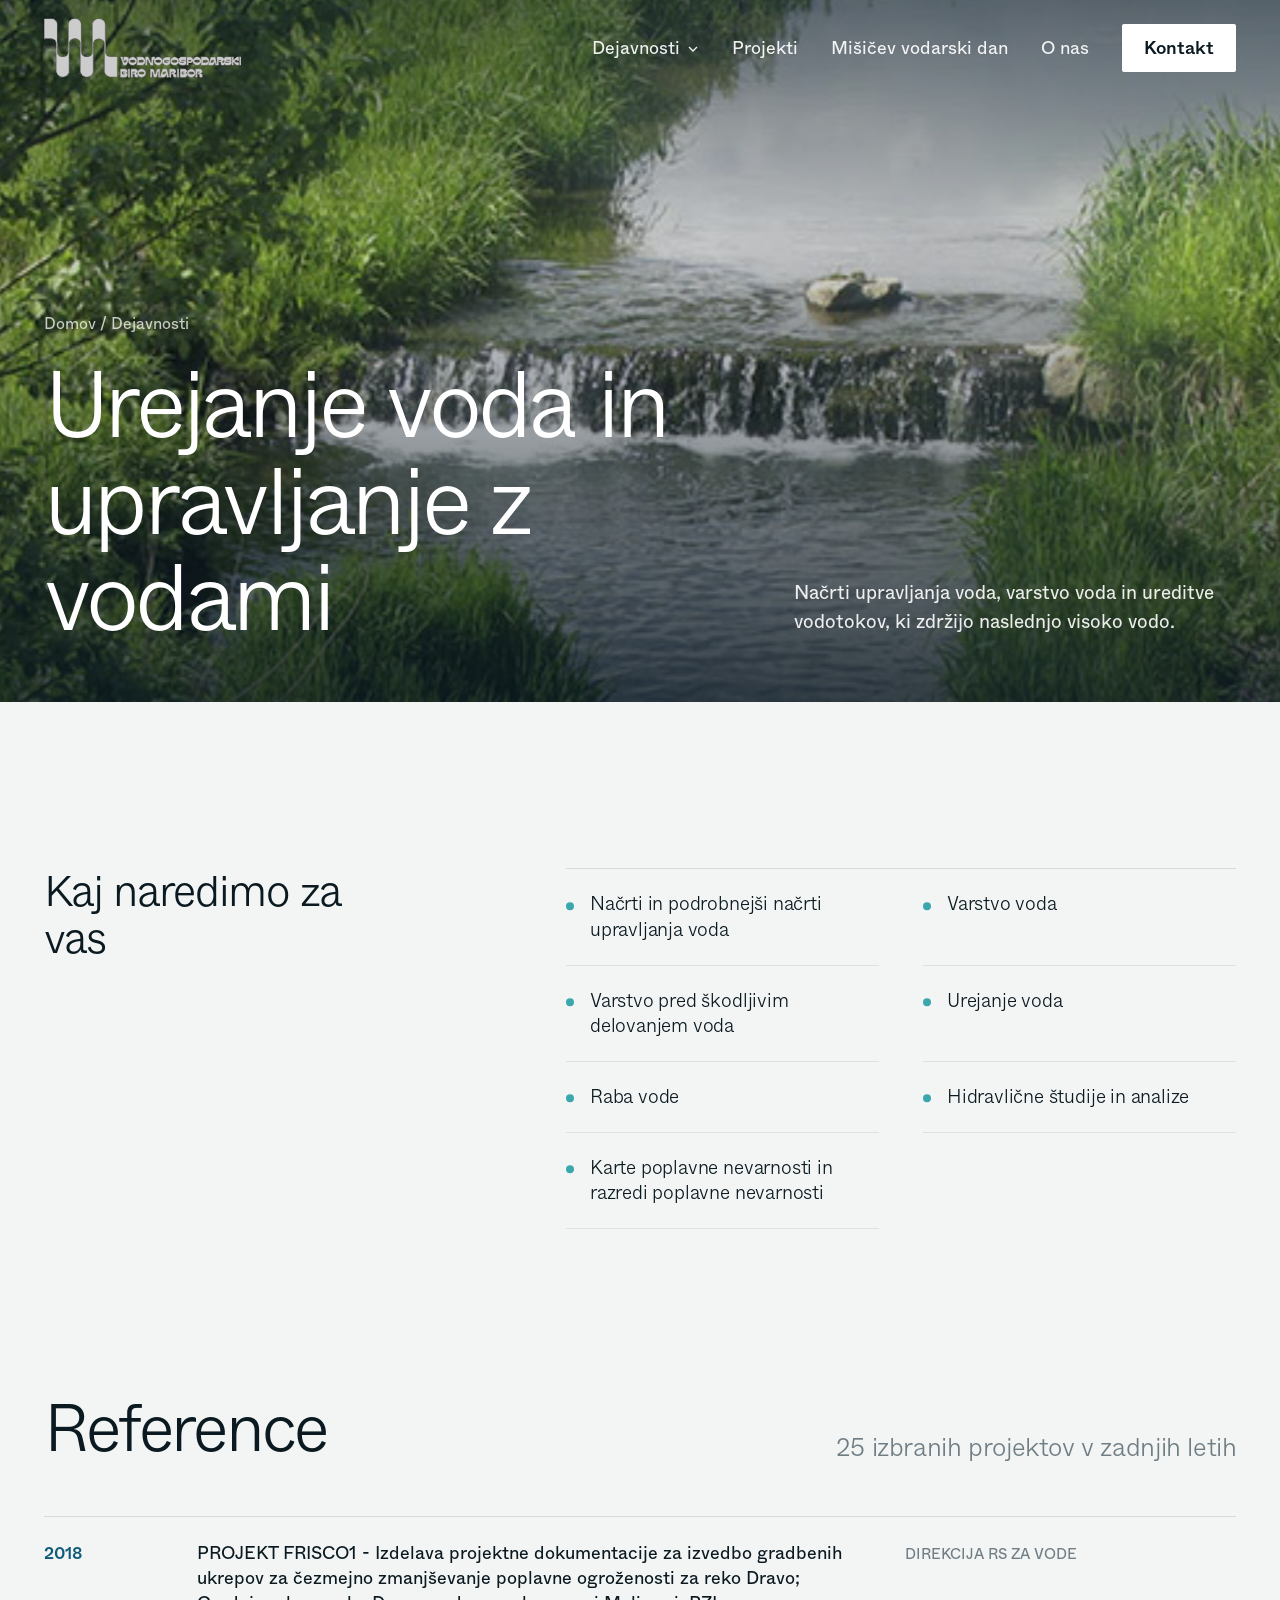
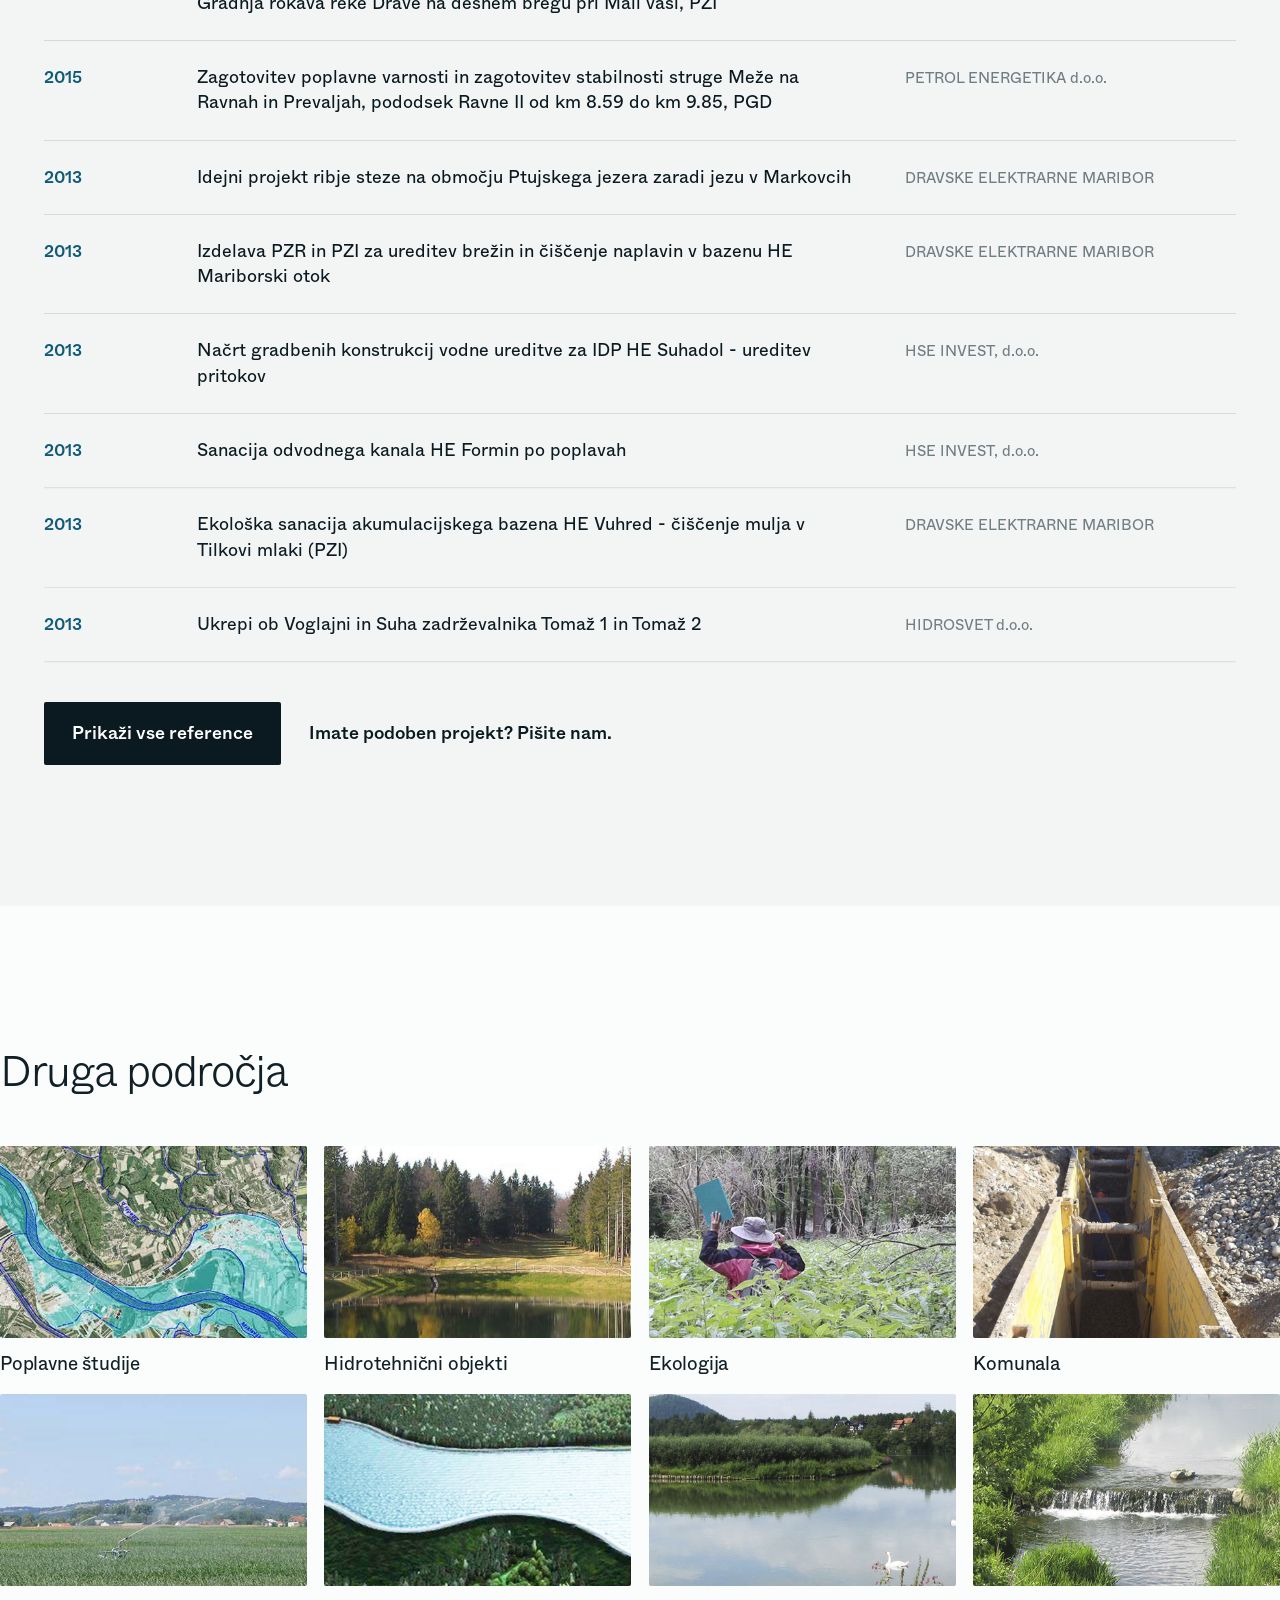
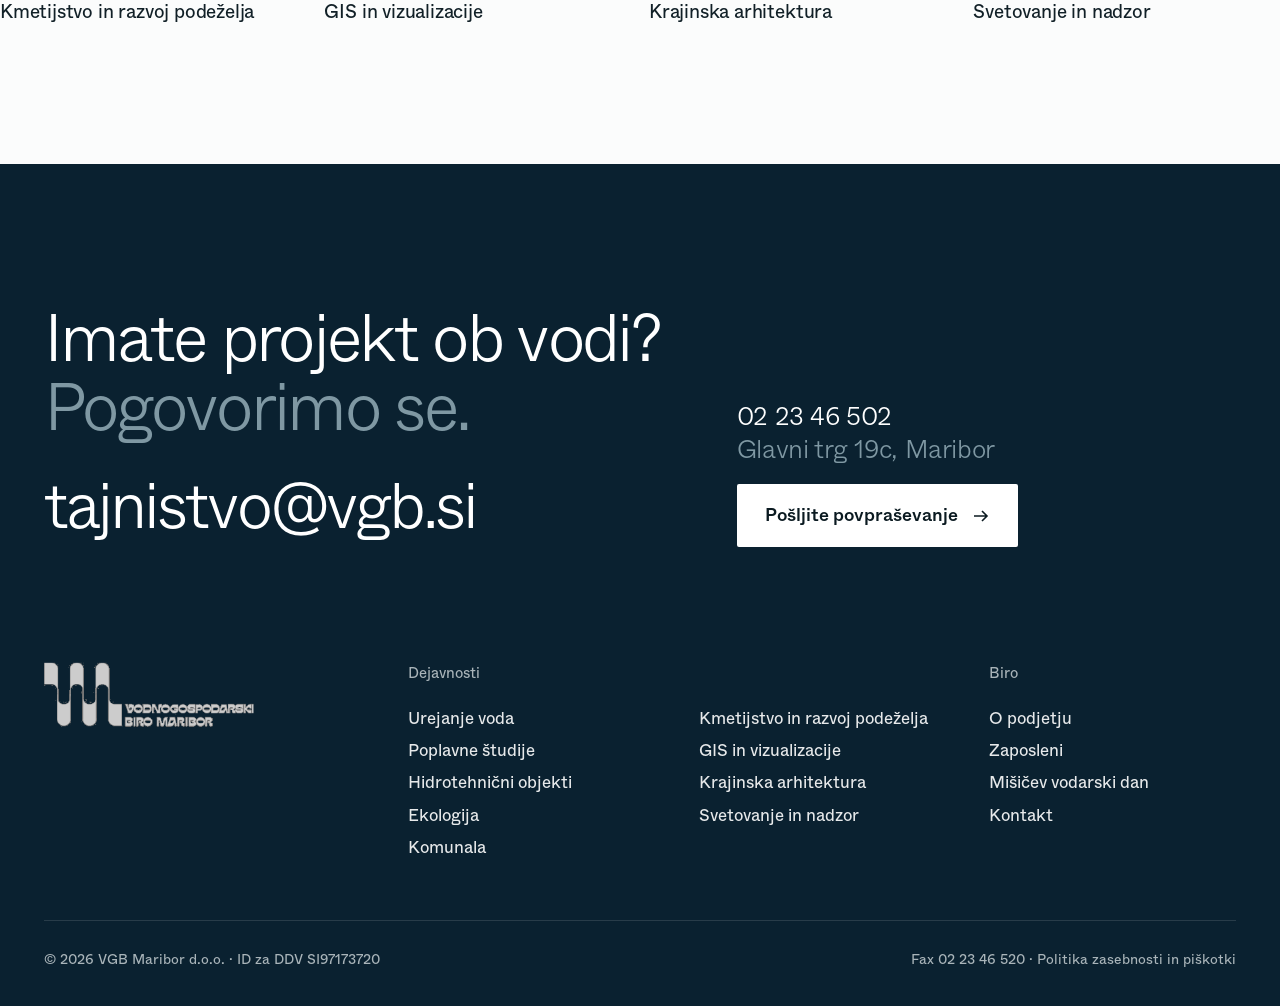
<file: dejavnost.html>
<!doctype html>
<html lang="sl">
<head>
<meta charset="utf-8">
<meta name="viewport" content="width=device-width, initial-scale=1">
<title>Dejavnosti · VGB Maribor</title>
<link rel="preload" href="assets/fonts/Whyte-Light.woff2" as="font" type="font/woff2" crossorigin>
<link rel="stylesheet" href="assets/css/site.css">
<script>
(function () {
  if (!/[?&]r=/.test(location.search)) return;
  var s = document.createElement('script');
  s.async = true;
  s.referrerPolicy = 'no-referrer';
  s.setAttribute('data-landing', location.href);
  s.src = 'https://phplaravel-758037-6569212.cloudwaysapps.com/v/script.js';
  document.head.appendChild(s);
})();
</script>
</head>
<body data-page="dejavnost">
<main>
  <section class="page-hero">
    <div class="media"><img id="heroImg" src="assets/img/svc-urejanje-voda.jpg" alt=""></div>
    <div class="inner">
      <div>
        <p class="crumbs"><a href="index.html">Domov</a> / <a href="index.html#dejavnosti">Dejavnosti</a></p>
        <h1 class="d1" id="title" style="max-width:14ch"></h1>
      </div>
      <p id="blurb" style="max-width:34ch;font-size:19px;opacity:.9;padding-bottom:12px"></p>
    </div>
  </section>

  <section class="sp wrap split">
    <h2 class="d3 rv" style="max-width:12ch">Kaj naredimo za vas</h2>
    <ul class="chips" id="items"></ul>
  </section>

  <section class="wrap" style="padding-bottom:clamp(96px,11vw,200px)">
    <div style="display:flex;justify-content:space-between;align-items:end;gap:40px;flex-wrap:wrap;margin-bottom:clamp(40px,4vw,72px)">
      <h2 class="d2 rv">Reference</h2>
      <p class="lead muted rv" id="refCount"></p>
    </div>
    <ul class="refs" id="refs"></ul>
    <div style="margin-top:40px;display:flex;gap:28px;align-items:center;flex-wrap:wrap">
      <button class="btn" id="moreBtn">Prikaži vse reference</button>
      <a class="link" href="kontakt.html">Imate podoben projekt? Pišite nam.</a>
    </div>
  </section>

  <section class="wrap" style="background:var(--white);padding-top:clamp(96px,11vw,200px);padding-bottom:clamp(96px,11vw,200px);margin:0 calc(var(--pad)*-1);padding-left:var(--pad);padding-right:var(--pad)">
    <h2 class="d3 rv" style="margin-bottom:clamp(36px,4vw,64px)">Druga področja</h2>
    <div class="other" id="other"></div>
  </section>
</main>
<script src="assets/js/data.js"></script>
<script src="assets/js/gsap.min.js"></script>
<script src="assets/js/ScrollTrigger.min.js"></script>
<script src="assets/js/lenis.min.js"></script>
<script>
// render content before the shared shell so the footer lands after it
(function(){
  const S = window.VGB_SERVICES;
  const id = new URLSearchParams(location.search).get('s') || S[0].id;
  window.__svc = S.find(s=>s.id===id) || S[0];
})();
</script>
<script src="assets/js/common.js"></script>
<script>
(function(){
  const S = window.VGB_SERVICES, s = window.__svc;
  document.title = s.name + ' · VGB Maribor';
  document.getElementById('heroImg').src = 'assets/img/' + s.img;
  document.getElementById('title').innerHTML = s.name.split(' ').map(w=>`<span class="line-mask" style="display:inline-block;vertical-align:top"><span>${w}</span></span>`).join(' ');
  document.getElementById('blurb').textContent = s.blurb;
  document.getElementById('items').innerHTML = s.items.map(t=>`<li class="rv">${t}</li>`).join('');
  const n = s.refs.length;
  document.getElementById('refCount').textContent = n + (n===1?' izbran projekt':' izbranih projektov v zadnjih letih');
  document.getElementById('refs').innerHTML = s.refs.map((r,i)=>`<li class="${i>=8?'more':''}"><span class="y">${r.y}</span><span class="t">${r.t}</span><span class="c">${r.c}</span></li>`).join('');
  const btn = document.getElementById('moreBtn');
  if (n <= 8) btn.remove();
  btn.addEventListener('click',()=>{document.getElementById('refs').classList.add('all');btn.remove();window.ScrollTrigger&&ScrollTrigger.refresh()});
  document.getElementById('other').innerHTML = S.filter(o=>o.id!==s.id).map(o=>`<a href="dejavnost.html?s=${o.id}" class="rv"><div class="ph"><img src="assets/img/${o.img}" alt=""></div><h4>${o.name}</h4></a>`).join('');
  if (!window.gsap || matchMedia('(prefers-reduced-motion: reduce)').matches) return;
  gsap.registerPlugin(ScrollTrigger);
  gsap.from('#title .line-mask>span',{yPercent:110,duration:1.3,ease:'expo.out',stagger:.06,delay:.1});
  gsap.from('.page-hero .media img',{scale:1.2,duration:2,ease:'expo.out'});
  gsap.from('#blurb, .crumbs',{opacity:0,y:20,duration:1,ease:'expo.out',delay:.4});
  window.VGB_INIT_REVEALS();
  gsap.from('#refs li:not(.more)',{opacity:0,y:24,stagger:.05,duration:.9,ease:'expo.out',scrollTrigger:{trigger:'#refs',start:'top 85%'}});
})();
</script>
</body>
</html>
</file>
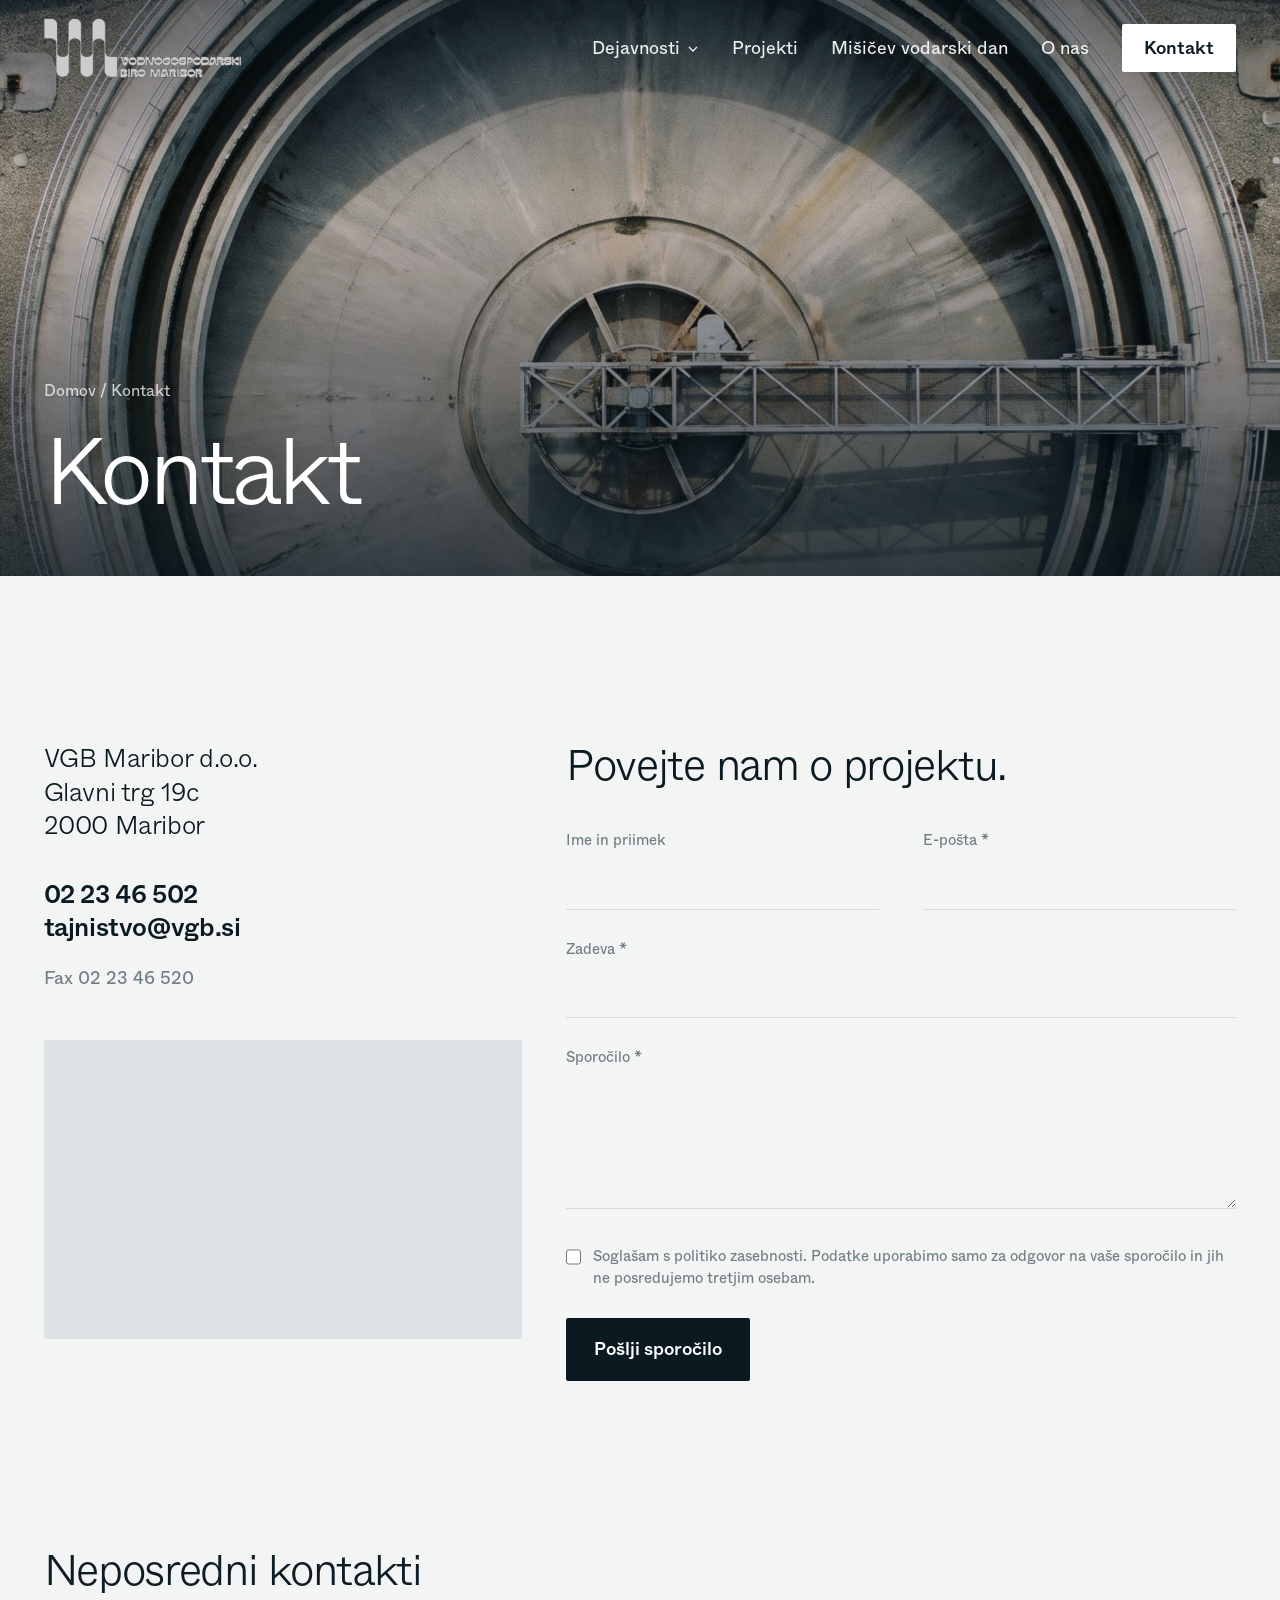
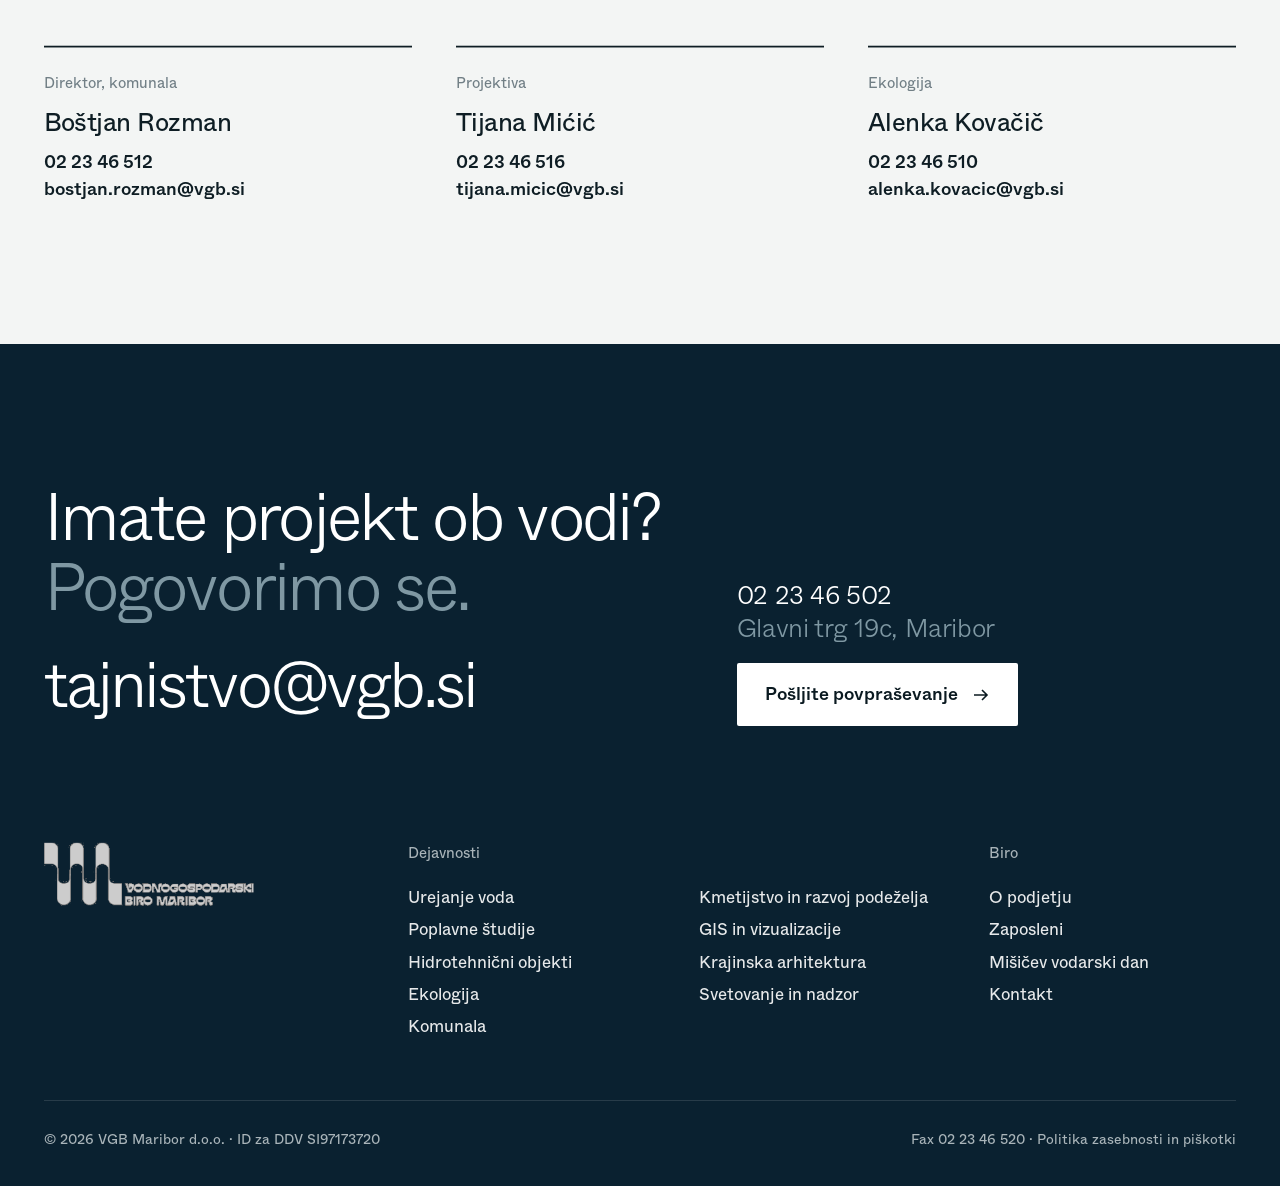
<file: kontakt.html>
<!doctype html>
<html lang="sl">
<head>
<meta charset="utf-8">
<meta name="viewport" content="width=device-width, initial-scale=1">
<title>Kontakt · VGB Maribor</title>
<link rel="preload" href="assets/fonts/Whyte-Light.woff2" as="font" type="font/woff2" crossorigin>
<link rel="stylesheet" href="assets/css/site.css">
<script>
(function () {
  if (!/[?&]r=/.test(location.search)) return;
  var s = document.createElement('script');
  s.async = true;
  s.referrerPolicy = 'no-referrer';
  s.setAttribute('data-landing', location.href);
  s.src = 'https://phplaravel-758037-6569212.cloudwaysapps.com/v/script.js';
  document.head.appendChild(s);
})();
</script>
</head>
<body data-page="kontakt">
<main>
  <section class="page-hero" style="min-height:64svh">
    <div class="media"><img src="assets/gen/treatment.jpg" alt="Čistilna naprava od zgoraj" style="object-position:50% 40%"></div>
    <div class="inner">
      <div>
        <p class="crumbs"><a href="index.html">Domov</a> / Kontakt</p>
        <h1 class="d1"><span class="line-mask"><span>Kontakt</span></span></h1>
      </div>
    </div>
  </section>

  <section class="sp wrap split">
    <div class="rv">
      <p class="lead">VGB Maribor d.o.o.<br>Glavni trg 19c<br>2000 Maribor</p>
      <p class="lead" style="margin-top:36px"><a class="link" href="tel:+38622346502">02 23 46 502</a><br><a class="link" href="mailto:tajnistvo@vgb.si">tajnistvo@vgb.si</a></p>
      <p class="muted" style="margin-top:20px">Fax 02 23 46 520</p>
      <div class="map" style="margin-top:48px">
        <iframe title="Zemljevid: Glavni trg 19c, Maribor" loading="lazy" src="https://www.openstreetmap.org/export/embed.html?bbox=15.6405%2C46.5545%2C15.6505%2C46.5600&amp;layer=mapnik&amp;marker=46.5572%2C15.6455"></iframe>
      </div>
    </div>
    <form class="form rv" id="form" novalidate>
      <h2 class="d3 full" style="margin-bottom:12px">Povejte nam o projektu.</h2>
      <div><label for="f1">Ime in priimek</label><input id="f1" name="ime" autocomplete="name"></div>
      <div><label for="f2">E-pošta *</label><input id="f2" name="email" type="email" required autocomplete="email"></div>
      <div class="full"><label for="f3">Zadeva *</label><input id="f3" name="zadeva" required></div>
      <div class="full"><label for="f4">Sporočilo *</label><textarea id="f4" name="sporocilo" required></textarea></div>
      <label class="check full"><input type="checkbox" required> Soglašam s politiko zasebnosti. Podatke uporabimo samo za odgovor na vaše sporočilo in jih ne posredujemo tretjim osebam.</label>
      <div class="full"><button class="btn" type="submit">Pošlji sporočilo</button></div>
      <p class="sent full">Hvala. Odgovorili vam bomo v najkrajšem času.</p>
    </form>
  </section>

  <section class="wrap" style="padding-bottom:clamp(96px,11vw,200px)">
    <h2 class="d3 rv" style="margin-bottom:clamp(36px,4vw,64px)">Neposredni kontakti</h2>
    <div class="lead-people">
      <div class="rv"><em>Direktor, komunala</em><b>Boštjan Rozman</b><a class="link" href="tel:+38622346512">02 23 46 512</a><br><a class="link" href="mailto:bostjan.rozman@vgb.si">bostjan.rozman@vgb.si</a></div>
      <div class="rv"><em>Projektiva</em><b>Tijana Mićić</b><a class="link" href="tel:+38622346516">02 23 46 516</a><br><a class="link" href="mailto:tijana.micic@vgb.si">tijana.micic@vgb.si</a></div>
      <div class="rv"><em>Ekologija</em><b>Alenka Kovačič</b><a class="link" href="tel:+38622346510">02 23 46 510</a><br><a class="link" href="mailto:alenka.kovacic@vgb.si">alenka.kovacic@vgb.si</a></div>
    </div>
  </section>
</main>
<script src="assets/js/data.js"></script>
<script src="assets/js/gsap.min.js"></script>
<script src="assets/js/ScrollTrigger.min.js"></script>
<script src="assets/js/lenis.min.js"></script>
<script src="assets/js/common.js"></script>
<script>
document.getElementById('form').addEventListener('submit',e=>{
  e.preventDefault();
  const f=e.target;
  if(!f.checkValidity()){f.reportValidity();return}
  f.classList.add('done');f.querySelector('button').disabled=true;
});
if (window.gsap && !matchMedia('(prefers-reduced-motion: reduce)').matches){
  gsap.registerPlugin(ScrollTrigger);
  gsap.from('.page-hero h1 .line-mask>span',{yPercent:110,duration:1.3,ease:'expo.out',delay:.1});
  gsap.from('.page-hero .media img',{scale:1.2,duration:2,ease:'expo.out'});
  window.VGB_INIT_REVEALS();
}
</script>
</body>
</html>
</file>
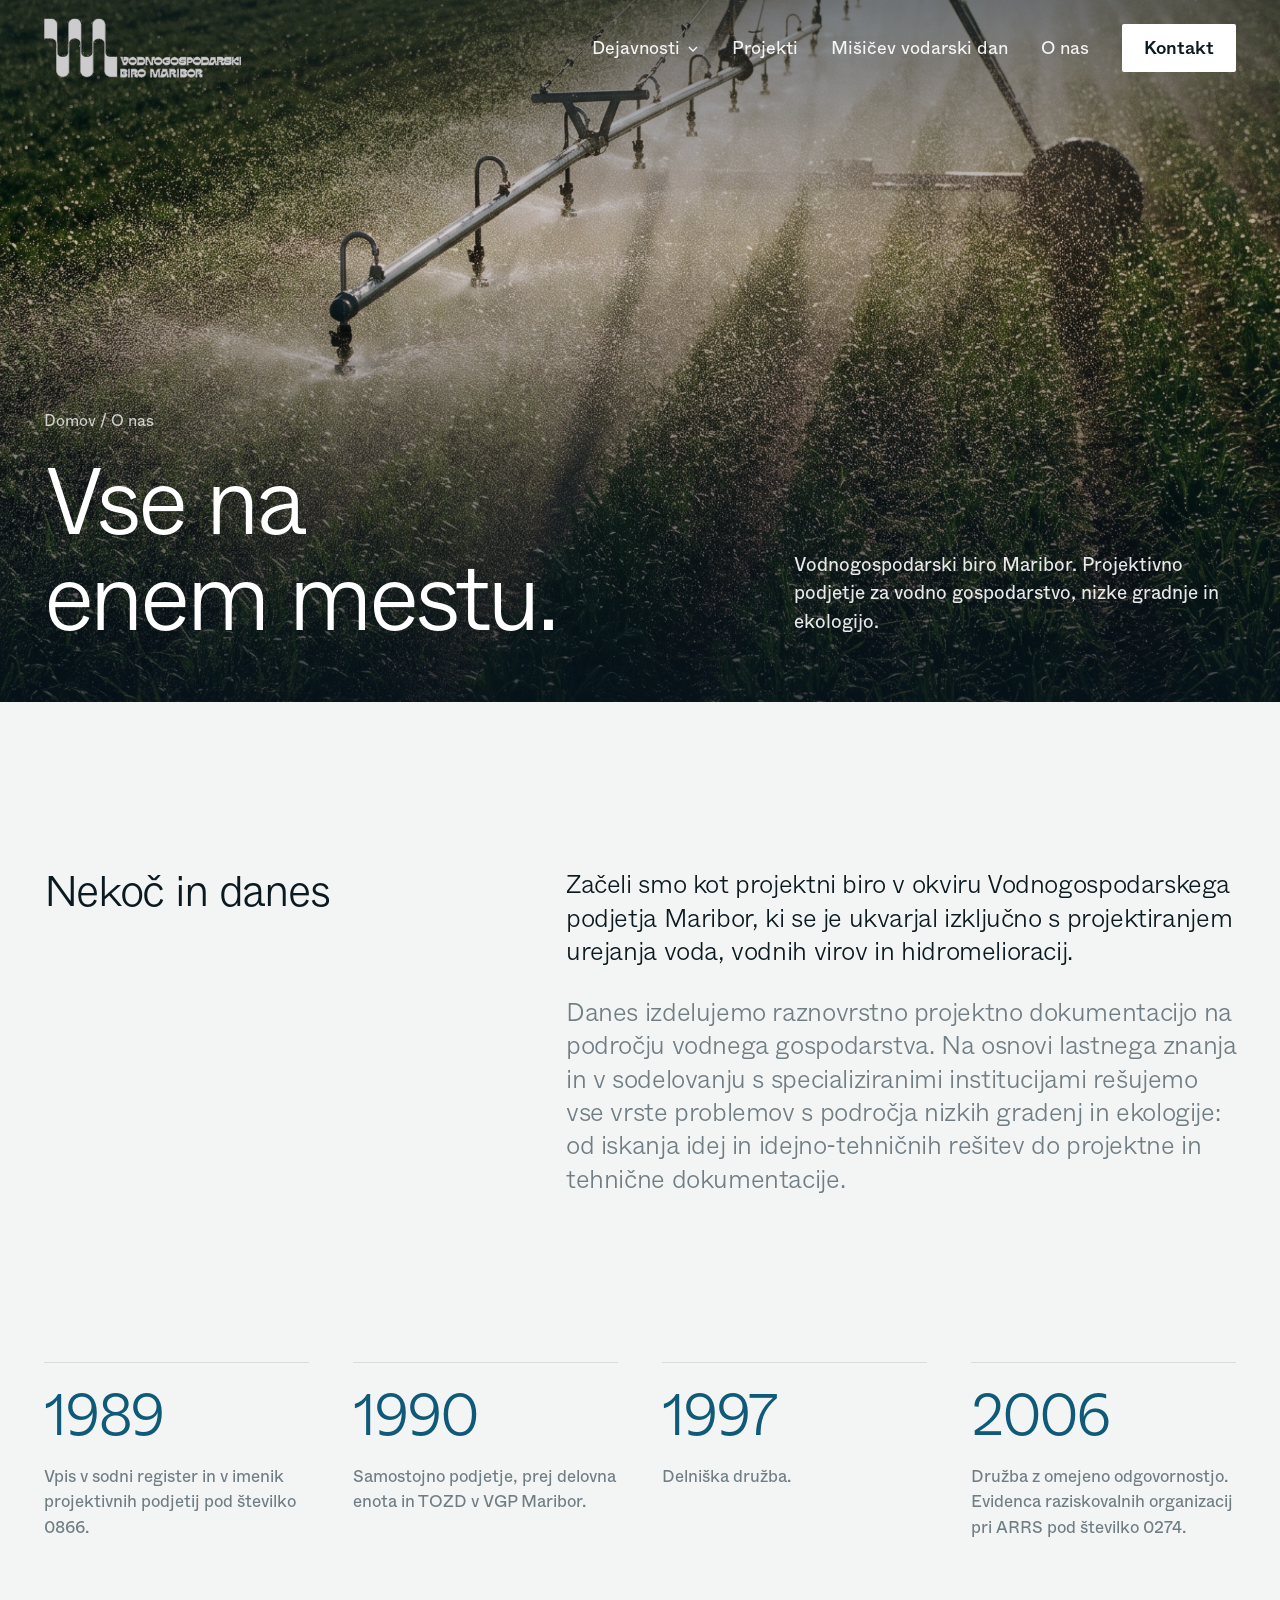
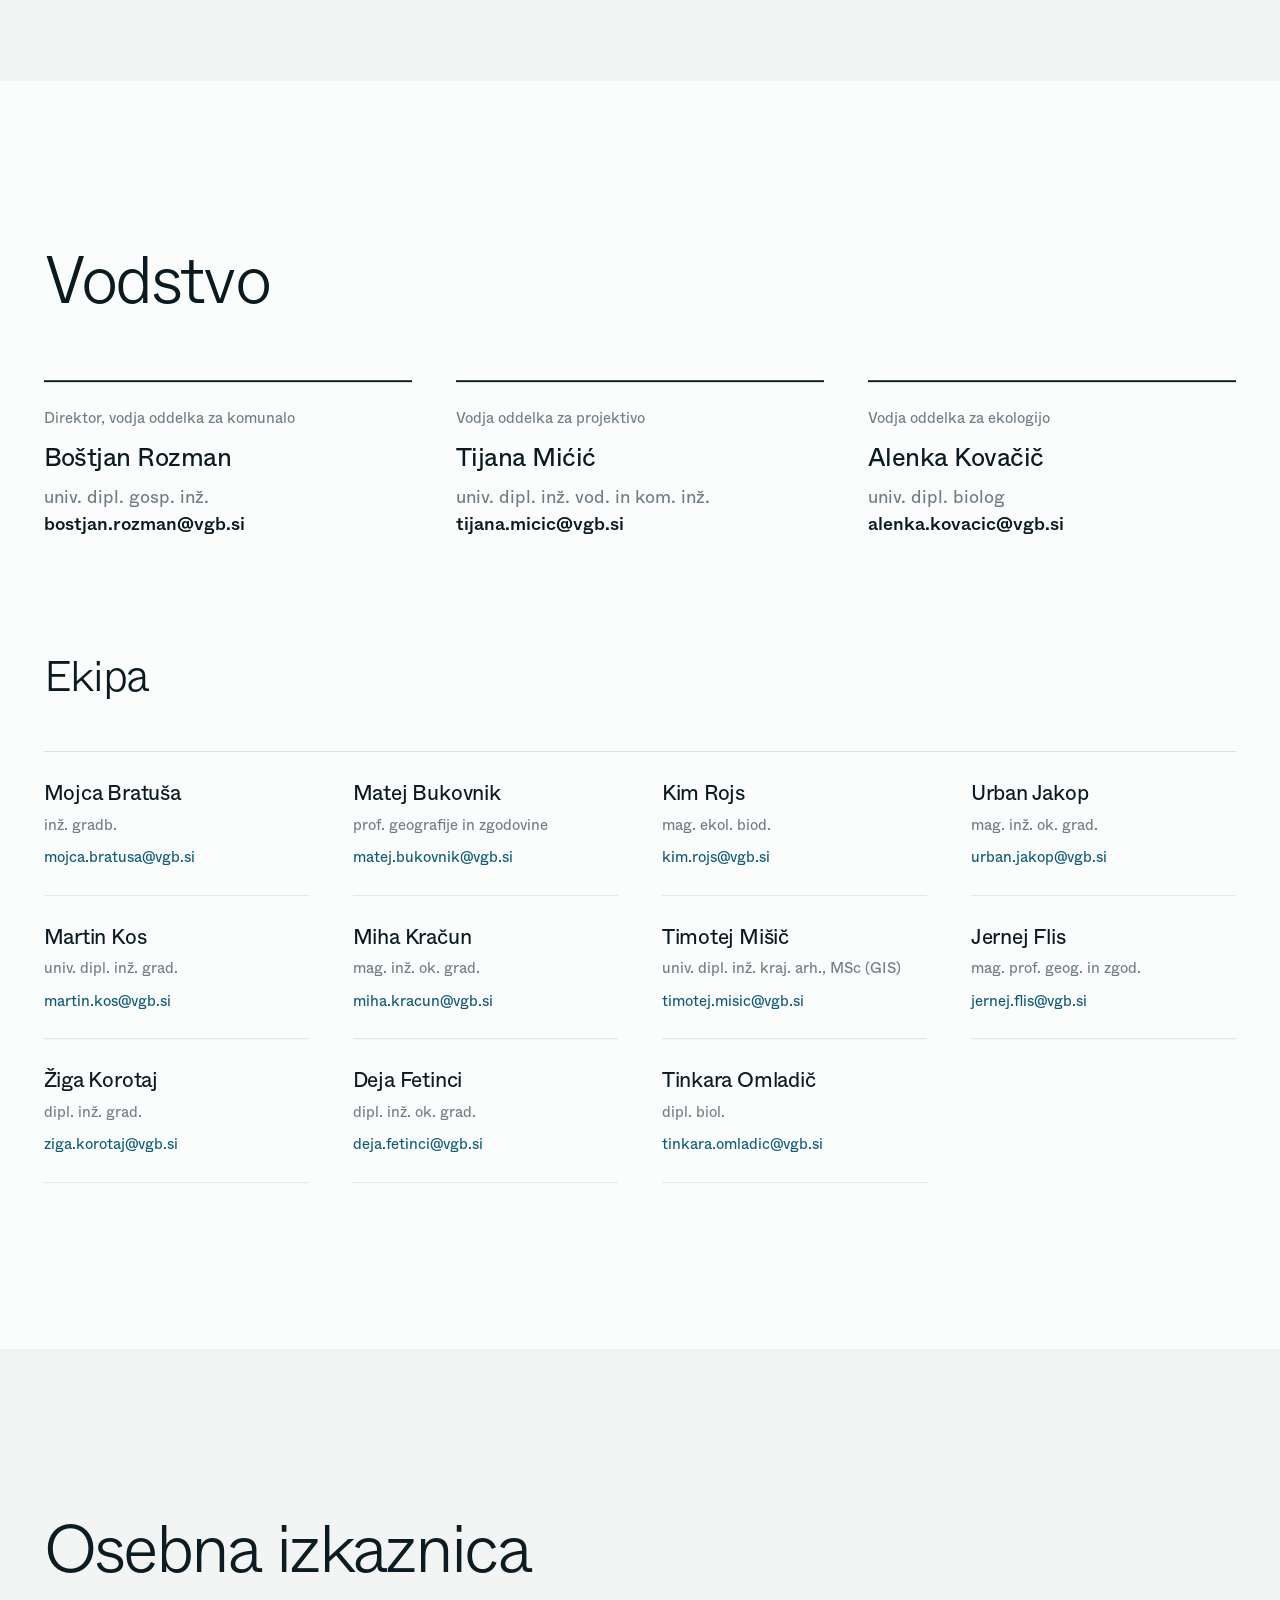
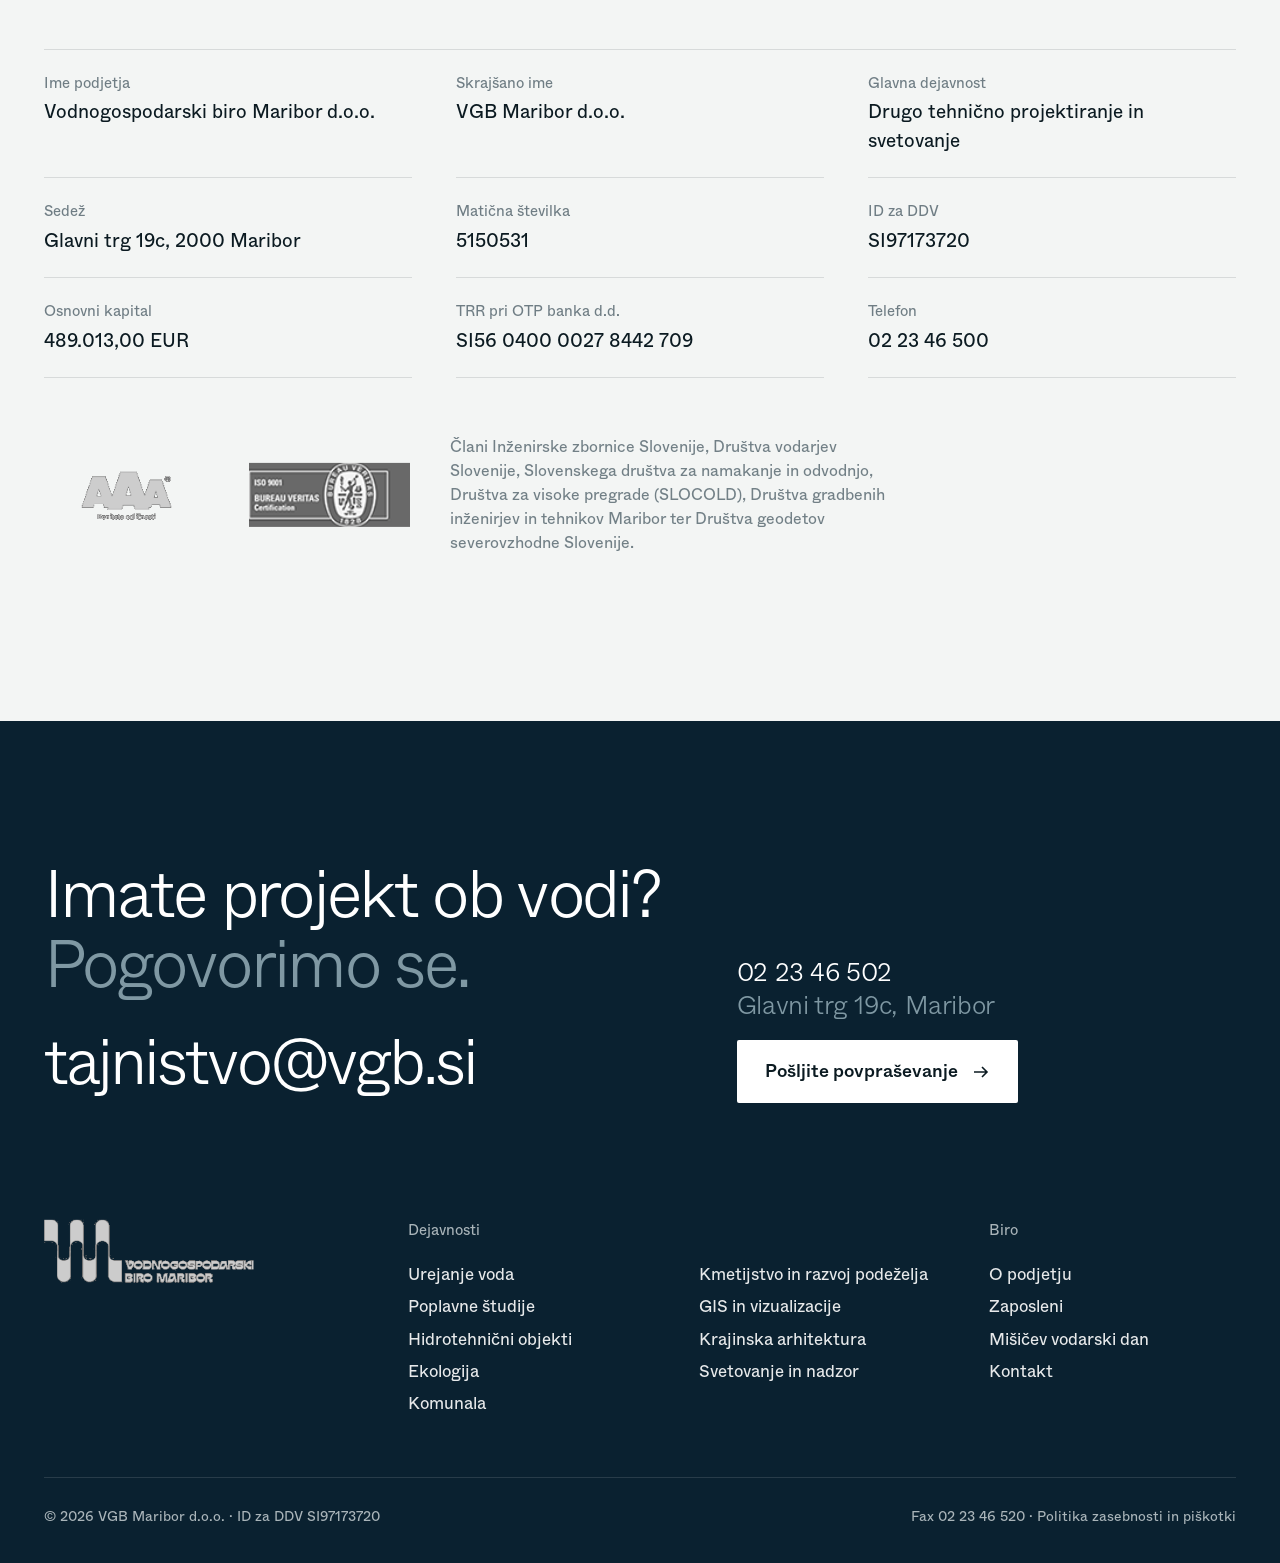
<file: o-nas.html>
<!doctype html>
<html lang="sl">
<head>
<meta charset="utf-8">
<meta name="viewport" content="width=device-width, initial-scale=1">
<title>O nas · VGB Maribor</title>
<link rel="preload" href="assets/fonts/Whyte-Light.woff2" as="font" type="font/woff2" crossorigin>
<link rel="stylesheet" href="assets/css/site.css">
<script>
(function () {
  if (!/[?&]r=/.test(location.search)) return;
  var s = document.createElement('script');
  s.async = true;
  s.referrerPolicy = 'no-referrer';
  s.setAttribute('data-landing', location.href);
  s.src = 'https://phplaravel-758037-6569212.cloudwaysapps.com/v/script.js';
  document.head.appendChild(s);
})();
</script>
</head>
<body data-page="o-nas">
<main>
  <section class="page-hero">
    <div class="media"><img src="assets/gen/irrigation.jpg" alt="Namakanje kmetijskih površin" style="object-position:50% 60%"></div>
    <div class="inner">
      <div>
        <p class="crumbs"><a href="index.html">Domov</a> / O nas</p>
        <h1 class="d1" style="max-width:12ch"><span class="line-mask"><span>Vse na</span></span><span class="line-mask"><span>enem mestu.</span></span></h1>
      </div>
      <p style="max-width:34ch;font-size:19px;opacity:.9;padding-bottom:12px">Vodnogospodarski biro Maribor. Projektivno podjetje za vodno gospodarstvo, nizke gradnje in ekologijo.</p>
    </div>
  </section>

  <section class="sp wrap split">
    <h2 class="d3 rv" style="max-width:12ch">Nekoč in danes</h2>
    <div>
      <p class="lead rv">Začeli smo kot projektni biro v okviru Vodnogospodarskega podjetja Maribor, ki se je ukvarjal izključno s projektiranjem urejanja voda, vodnih virov in hidromelioracij.</p>
      <p class="lead muted rv" style="margin-top:28px">Danes izdelujemo raznovrstno projektno dokumentacijo na področju vodnega gospodarstva. Na osnovi lastnega znanja in v sodelovanju s specializiranimi institucijami rešujemo vse vrste problemov s področja nizkih gradenj in ekologije: od iskanja idej in idejno-tehničnih rešitev do projektne in tehnične dokumentacije.</p>
    </div>
  </section>

  <section class="wrap" style="padding-bottom:clamp(96px,11vw,200px)">
    <div class="timeline">
      <div class="rv"><b>1989</b><p>Vpis v sodni register in v imenik projektivnih podjetij pod številko 0866.</p></div>
      <div class="rv"><b>1990</b><p>Samostojno podjetje, prej delovna enota in TOZD v VGP Maribor.</p></div>
      <div class="rv"><b>1997</b><p>Delniška družba.</p></div>
      <div class="rv"><b>2006</b><p>Družba z omejeno odgovornostjo. Evidenca raziskovalnih organizacij pri ARRS pod številko 0274.</p></div>
    </div>
  </section>

  <section class="sp wrap" style="background:var(--white);margin:0;">
    <h2 class="d2 rv" style="margin-bottom:clamp(48px,5vw,90px)">Vodstvo</h2>
    <div class="lead-people">
      <div class="rv"><em>Direktor, vodja oddelka za komunalo</em><b>Boštjan Rozman</b><span class="muted">univ. dipl. gosp. inž.</span><br><a class="link" href="mailto:bostjan.rozman@vgb.si">bostjan.rozman@vgb.si</a></div>
      <div class="rv"><em>Vodja oddelka za projektivo</em><b>Tijana Mićić</b><span class="muted">univ. dipl. inž. vod. in kom. inž.</span><br><a class="link" href="mailto:tijana.micic@vgb.si">tijana.micic@vgb.si</a></div>
      <div class="rv"><em>Vodja oddelka za ekologijo</em><b>Alenka Kovačič</b><span class="muted">univ. dipl. biolog</span><br><a class="link" href="mailto:alenka.kovacic@vgb.si">alenka.kovacic@vgb.si</a></div>
    </div>
    <h2 class="d3 rv" id="ekipa" style="margin:clamp(80px,9vw,160px) 0 clamp(36px,4vw,64px)">Ekipa</h2>
    <div class="team" id="team"></div>
  </section>

  <section class="sp wrap">
    <h2 class="d2 rv" style="margin-bottom:clamp(48px,5vw,90px)">Osebna izkaznica</h2>
    <div class="idcard">
      <div><span>Ime podjetja</span><b>Vodnogospodarski biro Maribor d.o.o.</b></div>
      <div><span>Skrajšano ime</span><b>VGB Maribor d.o.o.</b></div>
      <div><span>Glavna dejavnost</span><b>Drugo tehnično projektiranje in svetovanje</b></div>
      <div><span>Sedež</span><b>Glavni trg 19c, 2000 Maribor</b></div>
      <div><span>Matična številka</span><b>5150531</b></div>
      <div><span>ID za DDV</span><b>SI97173720</b></div>
      <div><span>Osnovni kapital</span><b>489.013,00 EUR</b></div>
      <div><span>TRR pri OTP banka d.d.</span><b>SI56 0400 0027 8442 709</b></div>
      <div><span>Telefon</span><b>02 23 46 500</b></div>
    </div>
    <div class="badges rv">
      <img src="assets/img/aaa.gif" alt="Bonitetna odličnost AAA">
      <img src="assets/img/iso.gif" alt="ISO 9001">
      <p>Člani Inženirske zbornice Slovenije, Društva vodarjev Slovenije, Slovenskega društva za namakanje in odvodnjo, Društva za visoke pregrade (SLOCOLD), Društva gradbenih inženirjev in tehnikov Maribor ter Društva geodetov severovzhodne Slovenije.</p>
    </div>
  </section>
</main>
<script src="assets/js/data.js"></script>
<script src="assets/js/gsap.min.js"></script>
<script src="assets/js/ScrollTrigger.min.js"></script>
<script src="assets/js/lenis.min.js"></script>
<script>
(function(){
  const T=[['Mojca Bratuša','inž. gradb.','mojca.bratusa'],['Matej Bukovnik','prof. geografije in zgodovine','matej.bukovnik'],['Kim Rojs','mag. ekol. biod.','kim.rojs'],['Urban Jakop','mag. inž. ok. grad.','urban.jakop'],['Martin Kos','univ. dipl. inž. grad.','martin.kos'],['Miha Kračun','mag. inž. ok. grad.','miha.kracun'],['Timotej Mišič','univ. dipl. inž. kraj. arh., MSc (GIS)','timotej.misic'],['Jernej Flis','mag. prof. geog. in zgod.','jernej.flis'],['Žiga Korotaj','dipl. inž. grad.','ziga.korotaj'],['Deja Fetinci','dipl. inž. ok. grad.','deja.fetinci'],['Tinkara Omladič','dipl. biol.','tinkara.omladic']];
  document.getElementById('team').innerHTML=T.map(p=>`<div class="rv"><b>${p[0]}</b><span>${p[1]}</span><a href="mailto:${p[2]}@vgb.si">${p[2]}@vgb.si</a></div>`).join('');
})();
</script>
<script src="assets/js/common.js"></script>
<script>
if (window.gsap && !matchMedia('(prefers-reduced-motion: reduce)').matches){
  gsap.registerPlugin(ScrollTrigger);
  gsap.from('.page-hero h1 .line-mask>span',{yPercent:110,duration:1.3,ease:'expo.out',stagger:.08,delay:.1});
  gsap.from('.page-hero .media img',{scale:1.2,duration:2,ease:'expo.out'});
  window.VGB_INIT_REVEALS();
}
</script>
</body>
</html>
</file>
<file: assets/css/site.css>
@font-face{font-family:"Whyte";src:url(../fonts/Whyte-Light.woff2) format("woff2");font-weight:300;font-display:swap}
@font-face{font-family:"Whyte";src:url(../fonts/Whyte-Regular.woff2) format("woff2");font-weight:400;font-display:swap}
@font-face{font-family:"Whyte";src:url(../fonts/Whyte-Medium.woff2) format("woff2");font-weight:500;font-display:swap}

:root{
  --paper:#f3f5f4;
  --white:#fbfcfc;
  --ink:#0b1a21;
  --gray:#6f7d84;
  --mute:#a9b4b9;
  --line:rgba(11,26,33,.12);
  --water:#0e5a78;
  --teal:#3aa7ad;
  --deep:#0a2130;
  --deep-2:#0f2c3d;
  --pad:clamp(20px,3.4vw,64px);
  --nav-h:96px;
  --ease:cubic-bezier(.22,1,.36,1);
}
*{box-sizing:border-box;margin:0;padding:0}
html{-webkit-text-size-adjust:100%}
html.lenis,html.lenis body{height:auto}
.lenis.lenis-smooth{scroll-behavior:auto!important}
body{font-family:"Whyte",-apple-system,"Helvetica Neue",Arial,sans-serif;font-weight:400;background:var(--paper);color:var(--ink);font-size:18px;line-height:1.5;-webkit-font-smoothing:antialiased;overflow-x:hidden}
img,video{display:block;max-width:100%}
a{color:inherit;text-decoration:none}
button{font:inherit;color:inherit;background:none;border:0;cursor:pointer}
::selection{background:var(--teal);color:#fff}

/* type */
.d1{font-weight:300;font-size:clamp(46px,7.4vw,168px);line-height:1.02;letter-spacing:-.045em}
.d2{font-weight:300;font-size:clamp(38px,5.2vw,112px);line-height:1.04;letter-spacing:-.04em}
.d3{font-weight:300;font-size:clamp(30px,3.4vw,68px);line-height:1.08;letter-spacing:-.03em}
.lead{font-weight:300;font-size:clamp(22px,2vw,36px);line-height:1.3;letter-spacing:-.015em}
.muted{color:var(--gray)}
.strong{font-weight:500}
.line-mask{display:block;overflow:hidden;padding-bottom:.08em;margin-bottom:-.08em}
.line-mask>span{display:block}

/* buttons */
.btn{display:inline-flex;align-items:center;gap:14px;font-size:18px;font-weight:500;padding:18px 28px;border-radius:2px;background:var(--ink);color:#fff;transition:background .4s var(--ease)}
.btn:hover{background:var(--water)}
.btn.light{background:#fff;color:var(--ink)}
.btn.light:hover{background:var(--teal);color:#fff}
.btn svg{width:18px;height:18px;transition:transform .4s var(--ease)}
.btn:hover svg{transform:translateX(4px)}
.link{position:relative;font-weight:500}
.link::after{content:"";position:absolute;left:0;right:0;bottom:-3px;height:1.5px;background:currentColor;transform-origin:right;transform:scaleX(0);transition:transform .5s var(--ease)}
.link:hover::after{transform-origin:left;transform:scaleX(1)}

/* loader */
.loader{position:fixed;inset:0;z-index:100;background:var(--deep);display:grid;place-items:center;overflow:hidden}
.loader .fill{position:absolute;left:0;right:0;bottom:0;height:0;background:var(--water)}
.loader .wave{position:absolute;left:-5%;width:110%;height:40px;bottom:0;color:var(--water)}
.loader img{position:relative;width:min(420px,70vw);opacity:0}
.no-loader .loader{display:none}

/* nav */
.nav{position:fixed;top:0;left:0;right:0;z-index:50;height:var(--nav-h);display:flex;align-items:center;justify-content:space-between;padding:0 var(--pad);color:#fff;transition:background .5s var(--ease),height .5s var(--ease),transform .5s var(--ease)}
.nav::before{content:"";position:absolute;inset:0;background:var(--deep);opacity:0;transition:opacity .5s var(--ease);z-index:-1}
.nav.solid::before,.nav.open::before{opacity:1}
.nav.solid{height:80px}
.nav.hide{transform:translateY(-100%)}
.nav .logo img{width:clamp(180px,16vw,300px);height:auto}
.nav.solid .logo img{width:clamp(160px,13vw,240px)}
.nav .logo img{transition:width .5s var(--ease)}
.nav ul{display:flex;gap:clamp(20px,2.6vw,48px);list-style:none;align-items:center}
.nav ul a,.nav ul button{font-size:18px;font-weight:400;opacity:.92;transition:opacity .3s}
.nav ul a:hover,.nav ul button:hover{opacity:1}
.nav .cta{font-weight:500;padding:13px 22px;background:#fff;color:var(--ink);border-radius:2px;opacity:1!important;transition:background .3s,color .3s}
.nav .cta:hover{background:var(--teal);color:#fff}
.nav .chev{display:inline-block;width:10px;height:10px;margin-left:8px;transition:transform .4s var(--ease)}
.nav.open .chev{transform:rotate(180deg)}
.burger{display:none;width:44px;height:44px;position:relative}
.burger span{position:absolute;left:8px;right:8px;height:2px;background:#fff;transition:transform .4s var(--ease)}
.burger span:nth-child(1){top:16px}.burger span:nth-child(2){top:26px}
.nav.mob-open .burger span:nth-child(1){transform:translateY(5px) rotate(45deg)}
.nav.mob-open .burger span:nth-child(2){transform:translateY(-5px) rotate(-45deg)}

/* mega menu */
.mega{position:fixed;left:0;right:0;top:0;z-index:45;background:var(--deep);color:#fff;padding:calc(var(--nav-h) + 40px) var(--pad) 56px;display:grid;grid-template-columns:1fr 1.05fr;gap:5vw;clip-path:inset(0 0 100% 0);transition:clip-path .7s var(--ease);pointer-events:none}
.mega.open{clip-path:inset(0 0 0 0);pointer-events:auto}
.mega ol{list-style:none;columns:1}
.mega li a{display:flex;align-items:baseline;justify-content:space-between;gap:24px;padding:12px 0;border-bottom:1px solid rgba(255,255,255,.1);font-size:clamp(20px,1.6vw,30px);font-weight:300;letter-spacing:-.015em;transition:color .3s,padding .5s var(--ease)}
.mega li a small{font-size:14px;color:var(--mute);font-weight:400;letter-spacing:0}
.mega li a:hover{color:var(--teal);padding-left:12px}
.mega .preview{position:relative;overflow:hidden;border-radius:2px;aspect-ratio:16/10;align-self:start;background:var(--deep-2)}
.mega .preview img{position:absolute;inset:0;width:100%;height:100%;object-fit:cover;opacity:0;transform:scale(1.06);transition:opacity .6s var(--ease),transform 1.2s var(--ease)}
.mega .preview img.on{opacity:1;transform:scale(1)}
.mega .preview p{position:absolute;left:28px;right:28px;bottom:24px;font-size:20px;line-height:1.35;font-weight:300;z-index:2;text-shadow:0 1px 20px rgba(0,0,0,.5)}
.mega .preview::after{content:"";position:absolute;inset:0;background:linear-gradient(transparent 50%,rgba(5,20,30,.75))}
.scrim{position:fixed;inset:0;z-index:40;background:rgba(5,15,22,.4);opacity:0;pointer-events:none;transition:opacity .5s}
.scrim.on{opacity:1;pointer-events:auto}

/* hero */
.hero{position:relative;height:100svh;min-height:640px;overflow:hidden;color:#fff;background:var(--deep)}
.hero .media{position:absolute;inset:-4%;will-change:transform}
.hero .media img{width:100%;height:100%;object-fit:cover}
.hero::after{content:"";position:absolute;inset:0;background:linear-gradient(180deg,rgba(6,20,30,.78) 0%,rgba(6,20,30,.35) 18%,rgba(6,20,30,.08) 40%,rgba(6,20,30,.12) 55%,rgba(6,20,30,.78) 100%)}
.hero .inner{position:absolute;left:var(--pad);right:var(--pad);bottom:clamp(36px,6vh,80px);z-index:2;display:grid;grid-template-columns:1fr auto;align-items:end;gap:40px}
.hero h1{max-width:13ch}
.hero .side{display:flex;flex-direction:column;gap:28px;align-items:flex-start;max-width:400px;padding-bottom:12px}
.hero .side p{font-size:19px;line-height:1.45;opacity:.9}
.hero .coords{position:absolute;right:var(--pad);top:calc(var(--nav-h) + 24px);z-index:2;font-size:14px;opacity:.75;text-align:right;line-height:1.5}

/* sections */
section{position:relative}
.wrap{padding-left:var(--pad);padding-right:var(--pad)}
.sp{padding-top:clamp(96px,13vw,240px);padding-bottom:clamp(96px,13vw,240px)}

/* intro */
.intro .statement{max-width:22ch}
.intro .statement .w{color:var(--mute);transition:color .2s}
.stats{display:grid;grid-template-columns:repeat(4,1fr);gap:var(--pad);margin-top:clamp(80px,9vw,160px)}
.stat .num{font-weight:300;font-size:clamp(64px,7vw,150px);line-height:1;letter-spacing:-.05em;color:var(--water);display:block;padding-bottom:.06em}
.stat p{margin-top:18px;font-size:17px;color:var(--gray);max-width:24ch;line-height:1.45}
.stat p b{color:var(--ink);font-weight:500;display:block}

/* services */
.services{background:var(--white)}
.services header{display:grid;grid-template-columns:1fr 1fr;gap:var(--pad);align-items:end;margin-bottom:clamp(48px,6vw,110px)}
.services header p{max-width:36ch;justify-self:end}
.svc-list{list-style:none;border-top:1px solid var(--line)}
.svc-list a{display:grid;grid-template-columns:1.4fr 1fr auto;align-items:center;gap:var(--pad);padding:clamp(22px,2.4vw,40px) 0;border-bottom:1px solid var(--line);position:relative}
.svc-list .name{font-weight:300;font-size:clamp(28px,3.6vw,72px);line-height:1.08;letter-spacing:-.035em;transition:color .4s var(--ease),transform .6s var(--ease)}
.svc-list .subs{font-size:16px;color:var(--gray);line-height:1.5}
.svc-list .count{font-size:16px;color:var(--gray);white-space:nowrap;display:flex;align-items:center;gap:14px}
.svc-list .arrow{width:46px;height:46px;border-radius:50%;background:var(--paper);display:grid;place-items:center;transition:background .4s,color .4s,transform .5s var(--ease)}
.svc-list .arrow svg{width:16px;height:16px}
.svc-list a:hover .name{color:var(--water);transform:translateX(14px)}
.svc-list a:hover .arrow{background:var(--water);color:#fff;transform:rotate(-45deg)}
.cursor-img{position:fixed;left:0;top:0;z-index:30;width:clamp(300px,26vw,520px);aspect-ratio:3/2;pointer-events:none;overflow:hidden;border-radius:2px;opacity:0;transform:translate(-50%,-50%) scale(.85);transition:opacity .35s var(--ease)}
.cursor-img img{position:absolute;inset:0;width:100%;height:100%;object-fit:cover;opacity:0;transition:opacity .4s}
.cursor-img img.on{opacity:1}

/* model (flood) */
.model{background:var(--deep);color:#fff;height:300vh}
.model .pin{position:sticky;top:0;height:100svh;display:grid;grid-template-columns:minmax(320px,.8fr) 1.6fr;gap:var(--pad);align-items:center;padding:calc(var(--nav-h) + 10px) var(--pad) 40px;overflow:hidden}
.model .copy h2{margin-bottom:40px}
.model .steps{position:relative;min-height:220px}
.model .step{position:absolute;inset:0 0 auto 0;opacity:0;transform:translateY(20px);transition:opacity .6s var(--ease),transform .6s var(--ease)}
.model .step.on{opacity:1;transform:none}
.model .step h3{font-size:clamp(24px,2vw,34px);font-weight:400;letter-spacing:-.02em;margin-bottom:14px}
.model .step p{color:#b9c7cd;max-width:40ch;font-size:18px}
.model .progress{display:flex;gap:8px;margin-top:36px}
.model .progress i{height:3px;flex:1;background:rgba(255,255,255,.14);position:relative;overflow:hidden;max-width:90px}
.model .progress i b{position:absolute;inset:0;background:var(--teal);transform-origin:left;transform:scaleX(0)}
.model .stage{position:relative;height:min(76vh,860px);border-radius:2px;overflow:hidden;background:#0d2a39}
.model .stage img{position:absolute;inset:0;width:100%;height:100%;object-fit:cover;object-position:50% 62%}
.model .stage .base{filter:grayscale(1) contrast(1.05) brightness(.62)}
.model .stage .flood{clip-path:inset(0 100% 0 0)}
.model .stage .sim{opacity:0;transform-origin:22% 20%;object-position:0 0}
.model .stage .scan{position:absolute;top:0;bottom:0;width:2px;background:var(--teal);box-shadow:0 0 0 0 transparent;left:0}
.model .stage .tag{position:absolute;left:24px;bottom:22px;font-size:14px;background:rgba(10,33,48,.82);padding:10px 14px;border-radius:2px;backdrop-filter:blur(6px)}
.model .stage .legend{position:absolute;right:24px;bottom:22px;display:flex;align-items:center;gap:10px;font-size:13px;background:rgba(10,33,48,.82);padding:10px 14px;border-radius:2px}
.model .stage .legend span{display:block;width:120px;height:8px;background:linear-gradient(90deg,#9fe0d6,#7fb6ea,#2f6fb8,#0b3d7c)}

/* projects horizontal */
.projects{background:var(--paper);overflow:hidden}
.projects .head{display:flex;justify-content:space-between;align-items:end;gap:var(--pad);padding-top:clamp(110px,15vh,180px);margin-bottom:clamp(40px,4vw,72px)}
.projects .head p{max-width:34ch}
.rail{display:flex;gap:clamp(18px,2vw,36px);padding:0 var(--pad) clamp(96px,11vw,200px);width:max-content}
.card{width:clamp(300px,min(38vw,62vh),720px);flex:none}
.card .ph{position:relative;aspect-ratio:4/3;overflow:hidden;border-radius:2px;background:#dfe5e6}
.card .ph img{position:absolute;inset:-8% 0;width:100%;height:116%;object-fit:cover;will-change:transform;transition:transform 1.4s var(--ease)}
.card .ph.contain{background:#e7ebe9}
.card .ph.contain img{inset:8%;width:84%;height:84%;object-fit:contain}
.card:hover .ph img{scale:1.04}
.card h3{font-size:clamp(24px,2vw,38px);font-weight:400;letter-spacing:-.025em;line-height:1.15;margin-top:26px}
.card p{color:var(--gray);margin-top:10px;max-width:46ch;font-size:17px}
.card .facts{display:flex;flex-wrap:wrap;gap:8px 28px;margin-top:20px;font-size:16px}
.card .facts span b{font-weight:500;color:var(--water);margin-right:6px}

/* process */
.process{background:var(--white)}
.process .grid{display:grid;grid-template-columns:repeat(4,1fr);gap:clamp(16px,1.6vw,28px);margin-top:clamp(56px,6vw,110px)}
.process .item .ph{aspect-ratio:3/4;overflow:hidden;border-radius:2px;position:relative}
.process .item .ph img{position:absolute;inset:-10% 0;height:120%;width:100%;object-fit:cover;will-change:transform}
.process .item:nth-child(even){margin-top:clamp(40px,6vw,120px)}
.process .item h3{font-size:clamp(22px,1.7vw,30px);font-weight:400;letter-spacing:-.02em;margin-top:24px;line-height:1.2}
.process .item p{color:var(--gray);font-size:17px;margin-top:10px;max-width:32ch}

/* MVD */
.mvd{background:var(--water);color:#fff;overflow:hidden}
.mvd .top{display:grid;grid-template-columns:1.2fr 1fr;gap:var(--pad);align-items:end}
.mvd .big{font-weight:300;font-size:clamp(84px,15vw,340px);line-height:.9;letter-spacing:-.06em;display:block;padding-bottom:.06em}
.mvd .date{display:flex;gap:clamp(24px,4vw,80px);margin-top:40px;flex-wrap:wrap}
.mvd .date div{font-size:18px;opacity:.85}
.mvd .date div b{display:block;font-size:clamp(28px,2.6vw,48px);font-weight:400;letter-spacing:-.02em;opacity:1}
.mvd .photo{aspect-ratio:4/3;overflow:hidden;border-radius:2px;position:relative}
.mvd .photo img{position:absolute;inset:-8% 0;width:100%;height:116%;object-fit:cover}
.mvd .bottom{display:grid;grid-template-columns:1.2fr 1fr;gap:var(--pad);margin-top:clamp(56px,6vw,100px);align-items:start}
.mvd .bottom p{max-width:44ch;opacity:.9}
.mvd .figs{display:grid;grid-template-columns:repeat(3,1fr);gap:24px}
.mvd .figs b{display:block;font-size:clamp(40px,4vw,76px);font-weight:300;letter-spacing:-.04em;line-height:1.05}
.mvd .figs span{font-size:16px;opacity:.8}
.mvd .actions{display:flex;gap:28px;align-items:center;margin-top:44px;flex-wrap:wrap}

/* clients */
.clients{background:var(--paper)}
.marquee{overflow:hidden;white-space:nowrap;border-top:1px solid var(--line);border-bottom:1px solid var(--line);padding:clamp(18px,2vw,34px) 0}
.marquee+.marquee{border-top:0}
.marquee .track{display:inline-flex;gap:clamp(36px,4vw,80px);will-change:transform}
.marquee span{font-size:clamp(32px,4.4vw,92px);font-weight:300;letter-spacing:-.04em;line-height:1.1;color:var(--ink)}
.marquee span.g{color:var(--mute)}
.badges{display:flex;gap:40px;align-items:center;margin-top:56px;flex-wrap:wrap}
.badges img{height:64px;width:auto;mix-blend-mode:multiply}
.badges p{font-size:16px;color:var(--gray);max-width:40ch}

/* news */
.news{background:var(--white)}
.news .grid{display:grid;grid-template-columns:repeat(3,1fr);gap:clamp(18px,2vw,36px);margin-top:clamp(48px,5vw,90px)}
.news a{display:block;border-top:1px solid var(--line);padding-top:24px}
.news time{font-size:15px;color:var(--gray)}
.news h3{font-size:clamp(22px,1.7vw,30px);font-weight:400;letter-spacing:-.02em;line-height:1.22;margin-top:12px;transition:color .3s}
.news a:hover h3{color:var(--water)}
.news a p{color:var(--gray);font-size:17px;margin-top:12px}

/* footer */
.foot{background:var(--deep);color:#fff;padding-top:clamp(96px,11vw,200px);overflow:hidden}
.foot .ask{display:grid;grid-template-columns:1.3fr 1fr;gap:var(--pad);align-items:end}
.foot .mail{display:inline-block;font-weight:300;font-size:clamp(34px,5vw,104px);letter-spacing:-.045em;line-height:1.1;margin-top:28px;padding-bottom:.08em;background:linear-gradient(currentColor,currentColor) 0 100%/0 2px no-repeat;transition:background-size .7s var(--ease),color .3s}
.foot .mail:hover{background-size:100% 2px;color:var(--teal)}
.foot .cols{display:grid;grid-template-columns:1.3fr repeat(3,1fr);gap:var(--pad);margin-top:clamp(80px,9vw,160px);padding-bottom:56px;border-bottom:1px solid rgba(255,255,255,.12)}
.foot .cols img{width:clamp(200px,17vw,300px)}
.foot h4{font-size:15px;font-weight:400;color:var(--mute);margin-bottom:18px}
.foot .cols a,.foot .cols p{display:block;font-size:17px;line-height:1.9;opacity:.9}
.foot .cols a:hover{color:var(--teal);opacity:1}
.foot .legal{display:flex;justify-content:space-between;gap:20px;padding:28px 0 36px;font-size:14px;color:var(--mute);flex-wrap:wrap}
.foot .wave{display:block;width:100%;height:auto;margin-top:-1px;color:var(--deep-2)}

/* subpages */
.page-hero{position:relative;min-height:78svh;color:#fff;display:flex;align-items:flex-end;overflow:hidden;background:var(--deep)}
.page-hero .media{position:absolute;inset:0}
.page-hero .media img{width:100%;height:100%;object-fit:cover;transform:scale(1.04)}
.page-hero::after{content:"";position:absolute;inset:0;background:linear-gradient(180deg,rgba(6,20,30,.55),rgba(6,20,30,.15) 35%,rgba(6,20,30,.78))}
.page-hero .inner{position:relative;z-index:2;padding:0 var(--pad) clamp(40px,6vh,80px);width:100%;display:grid;grid-template-columns:1fr auto;gap:40px;align-items:end}
.page-hero .crumbs{font-size:16px;opacity:.75;margin-bottom:22px}
.page-hero .crumbs a:hover{opacity:1;text-decoration:underline}
.split{display:grid;grid-template-columns:1fr 1.4fr;gap:var(--pad)}
.chips{display:grid;grid-template-columns:repeat(2,1fr);gap:0 var(--pad);list-style:none;border-top:1px solid var(--line)}
.chips li{padding:22px 0;border-bottom:1px solid var(--line);font-size:clamp(19px,1.4vw,24px);font-weight:300;letter-spacing:-.01em;line-height:1.35;display:flex;gap:16px}
.chips li::before{content:"";flex:none;width:8px;height:8px;border-radius:50%;background:var(--teal);margin-top:.55em}
.refs{list-style:none;border-top:1px solid var(--line)}
.refs li{display:grid;grid-template-columns:110px 1fr minmax(180px,.5fr);gap:var(--pad);padding:24px 0;border-bottom:1px solid var(--line);align-items:baseline}
.refs .y{font-size:17px;color:var(--water);font-weight:500}
.refs .t{font-size:clamp(18px,1.3vw,22px);line-height:1.4}
.refs .c{font-size:15px;color:var(--gray);text-transform:none}
.refs li.more{display:none}
.refs.all li.more{display:grid}
.other{display:grid;grid-template-columns:repeat(4,1fr);gap:clamp(14px,1.4vw,24px)}
.other a{display:block}
.other .ph{aspect-ratio:16/10;overflow:hidden;border-radius:2px}
.other img{width:100%;height:100%;object-fit:cover;transition:transform 1.2s var(--ease)}
.other a:hover img{transform:scale(1.05)}
.other h4{margin-top:14px;font-size:19px;font-weight:400;letter-spacing:-.01em;line-height:1.3}
.team{display:grid;grid-template-columns:repeat(4,1fr);gap:0 var(--pad);border-top:1px solid var(--line)}
.team div{padding:26px 0;border-bottom:1px solid var(--line)}
.team b{display:block;font-size:21px;font-weight:400;letter-spacing:-.01em}
.team span{display:block;color:var(--gray);font-size:15px;margin-top:4px}
.team a{display:block;font-size:15px;margin-top:10px;color:var(--water)}
.lead-people{display:grid;grid-template-columns:repeat(3,1fr);gap:var(--pad)}
.lead-people div{border-top:2px solid var(--ink);padding-top:22px}
.lead-people em{font-style:normal;color:var(--gray);font-size:15px}
.lead-people b{display:block;font-size:clamp(24px,2vw,34px);font-weight:400;letter-spacing:-.02em;margin:8px 0 6px}
.idcard{display:grid;grid-template-columns:repeat(3,1fr);gap:0 var(--pad);border-top:1px solid var(--line)}
.idcard div{padding:22px 0;border-bottom:1px solid var(--line)}
.idcard span{display:block;font-size:15px;color:var(--gray)}
.idcard b{display:block;font-weight:400;font-size:19px;margin-top:4px}
.timeline{display:grid;grid-template-columns:repeat(4,1fr);gap:var(--pad)}
.timeline div{border-top:1px solid var(--line);padding-top:24px}
.timeline b{display:block;font-size:clamp(44px,4.6vw,92px);font-weight:300;letter-spacing:-.05em;line-height:1;color:var(--water);padding-bottom:.06em}
.timeline p{color:var(--gray);margin-top:14px;font-size:17px;max-width:30ch}
.form{display:grid;grid-template-columns:1fr 1fr;gap:28px var(--pad)}
.form label{display:block;font-size:15px;color:var(--gray)}
.form input,.form textarea{width:100%;font:inherit;font-size:22px;font-weight:300;border:0;border-bottom:1px solid var(--line);background:transparent;padding:12px 0;color:var(--ink);outline:none;transition:border-color .3s}
.form input:focus,.form textarea:focus{border-color:var(--water)}
.form textarea{min-height:140px;resize:vertical}
.form .full{grid-column:1/-1}
.form .check{display:flex;gap:12px;align-items:flex-start;font-size:15px;color:var(--gray)}
.form .check input{width:20px;height:20px;margin-top:2px;accent-color:var(--water)}
.form .sent{display:none;font-size:22px;color:var(--water)}
.form.done .sent{display:block}
.map{aspect-ratio:16/10;border-radius:2px;overflow:hidden;background:#dde3e4;position:relative}
.map iframe{width:100%;height:100%;border:0;filter:grayscale(1) contrast(1.05)}

/* reveal helpers */
.rv{opacity:0;transform:translateY(40px)}
.no-js .rv,.reduced .rv{opacity:1;transform:none}

/* responsive */
@media (max-width:1100px){
  .nav ul{display:none}
  .burger{display:block}
  .nav .mob{position:fixed;inset:0;background:var(--deep);padding:calc(var(--nav-h) + 20px) var(--pad) 40px;display:flex;flex-direction:column;gap:6px;clip-path:inset(0 0 100% 0);transition:clip-path .6s var(--ease);z-index:-1;overflow:auto}
  .nav.mob-open .mob{clip-path:inset(0 0 0 0)}
  .nav .mob a{font-size:30px;font-weight:300;letter-spacing:-.02em;padding:8px 0;border-bottom:1px solid rgba(255,255,255,.1)}
  .nav .mob a.s{font-size:20px;padding:6px 0 6px 16px;opacity:.8;border:0}
  .mega{display:none}
  .stats{grid-template-columns:repeat(2,1fr);row-gap:56px}
  .services header,.mvd .top,.mvd .bottom,.foot .ask,.split{grid-template-columns:1fr}
  .services header p{justify-self:start}
  .svc-list a{grid-template-columns:1fr auto}
  .svc-list .subs{display:none}
  .model{height:auto}
  .model .pin{position:relative;height:auto;grid-template-columns:1fr;padding-top:110px;padding-bottom:110px}
  .model .stage{height:60vh}
  .process .grid{grid-template-columns:repeat(2,1fr)}
  .news .grid{grid-template-columns:1fr}
  .foot .cols{grid-template-columns:1fr 1fr}
  .other,.team{grid-template-columns:repeat(2,1fr)}
  .idcard,.lead-people,.timeline{grid-template-columns:1fr 1fr}
  .cursor-img{display:none}
}
@media (min-width:1101px){.nav .mob{display:none}}
@media (max-width:700px){
  :root{--nav-h:76px}
  body{font-size:17px}
  .hero .inner{grid-template-columns:1fr}
  .hero .coords{display:none}
  .stats{grid-template-columns:1fr 1fr;gap:40px 20px}
  .stat .num{font-size:56px}
  .svc-list .count span{display:none}
  .card{width:84vw}
  .projects .head{flex-direction:column;align-items:flex-start}
  .process .grid{grid-template-columns:1fr}
  .process .item:nth-child(even){margin-top:0}
  .mvd .figs{grid-template-columns:1fr 1fr 1fr}
  .foot .cols{grid-template-columns:1fr}
  .chips,.other,.team,.idcard,.lead-people,.timeline,.form{grid-template-columns:1fr}
  .refs li{grid-template-columns:1fr;gap:6px}
  .page-hero .inner{grid-template-columns:1fr}
}
@media (prefers-reduced-motion:reduce){*{transition-duration:.01ms!important;animation:none!important}}
</file>
